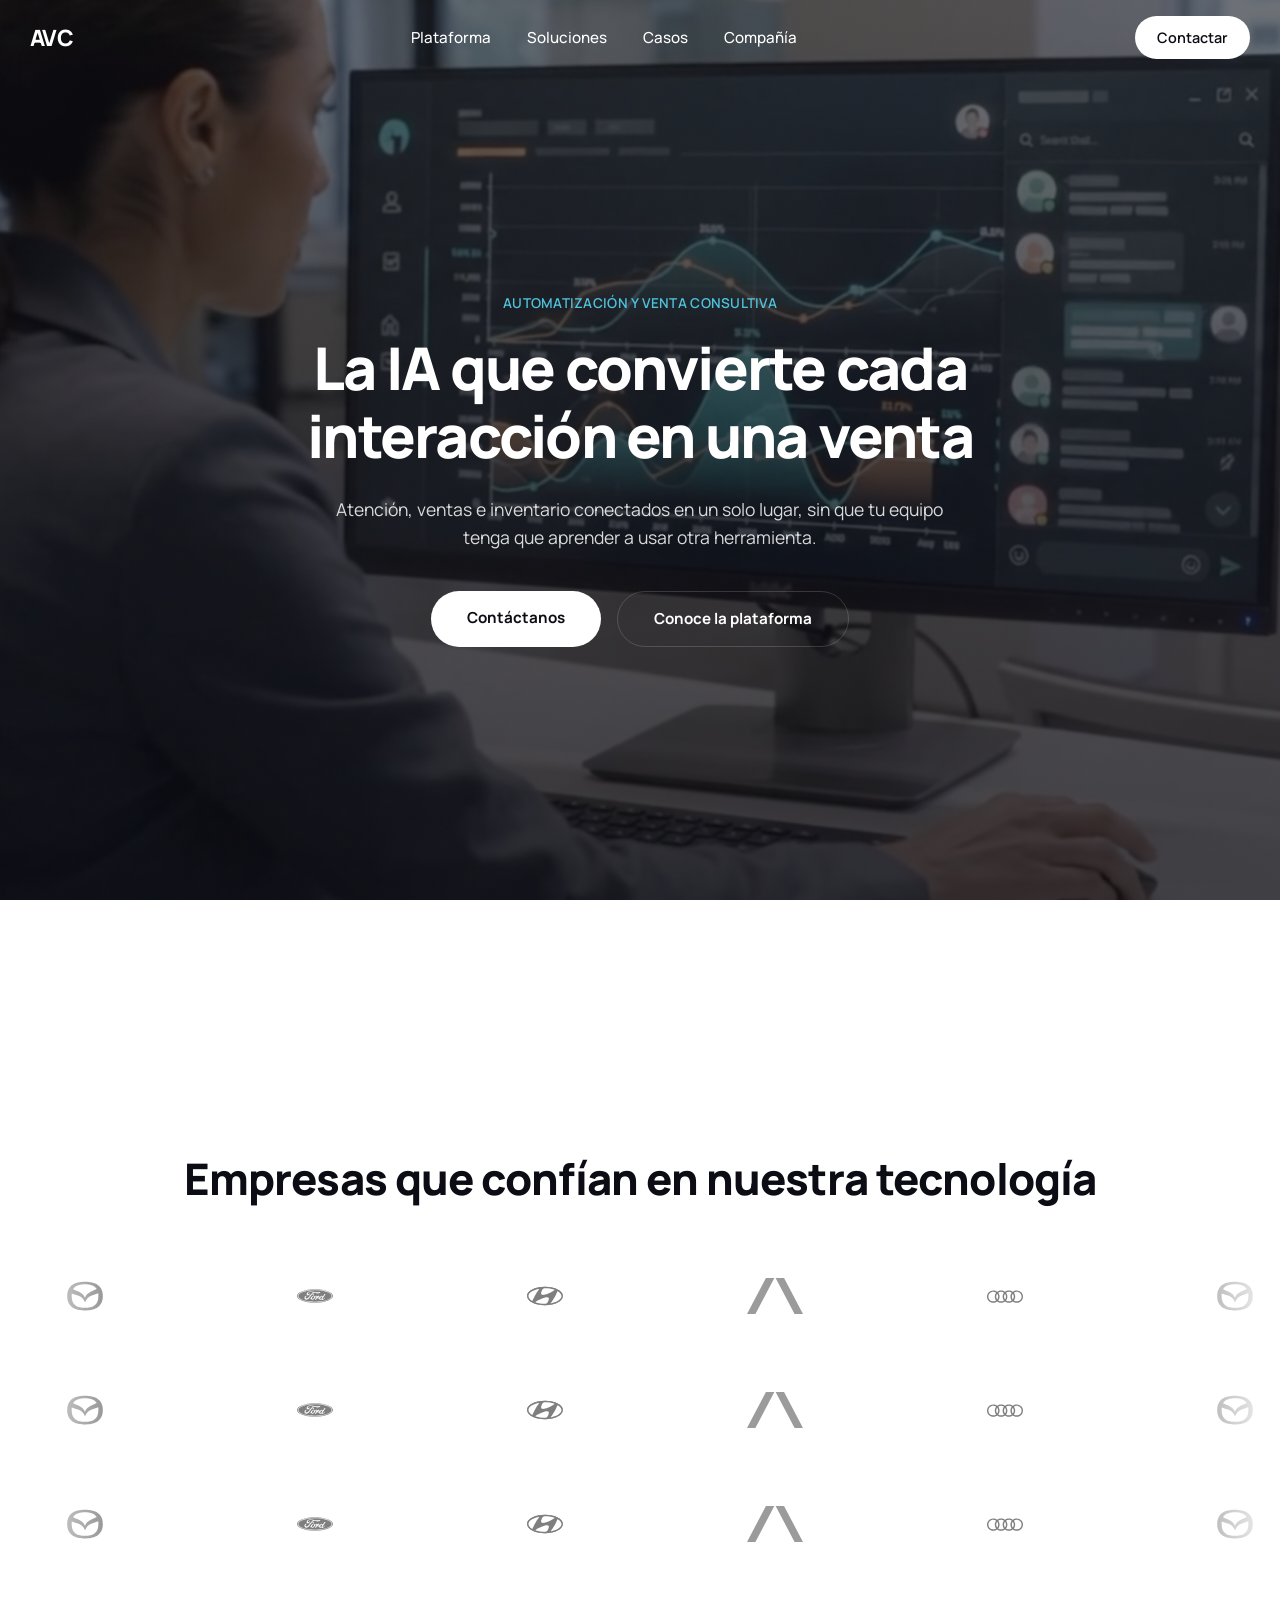
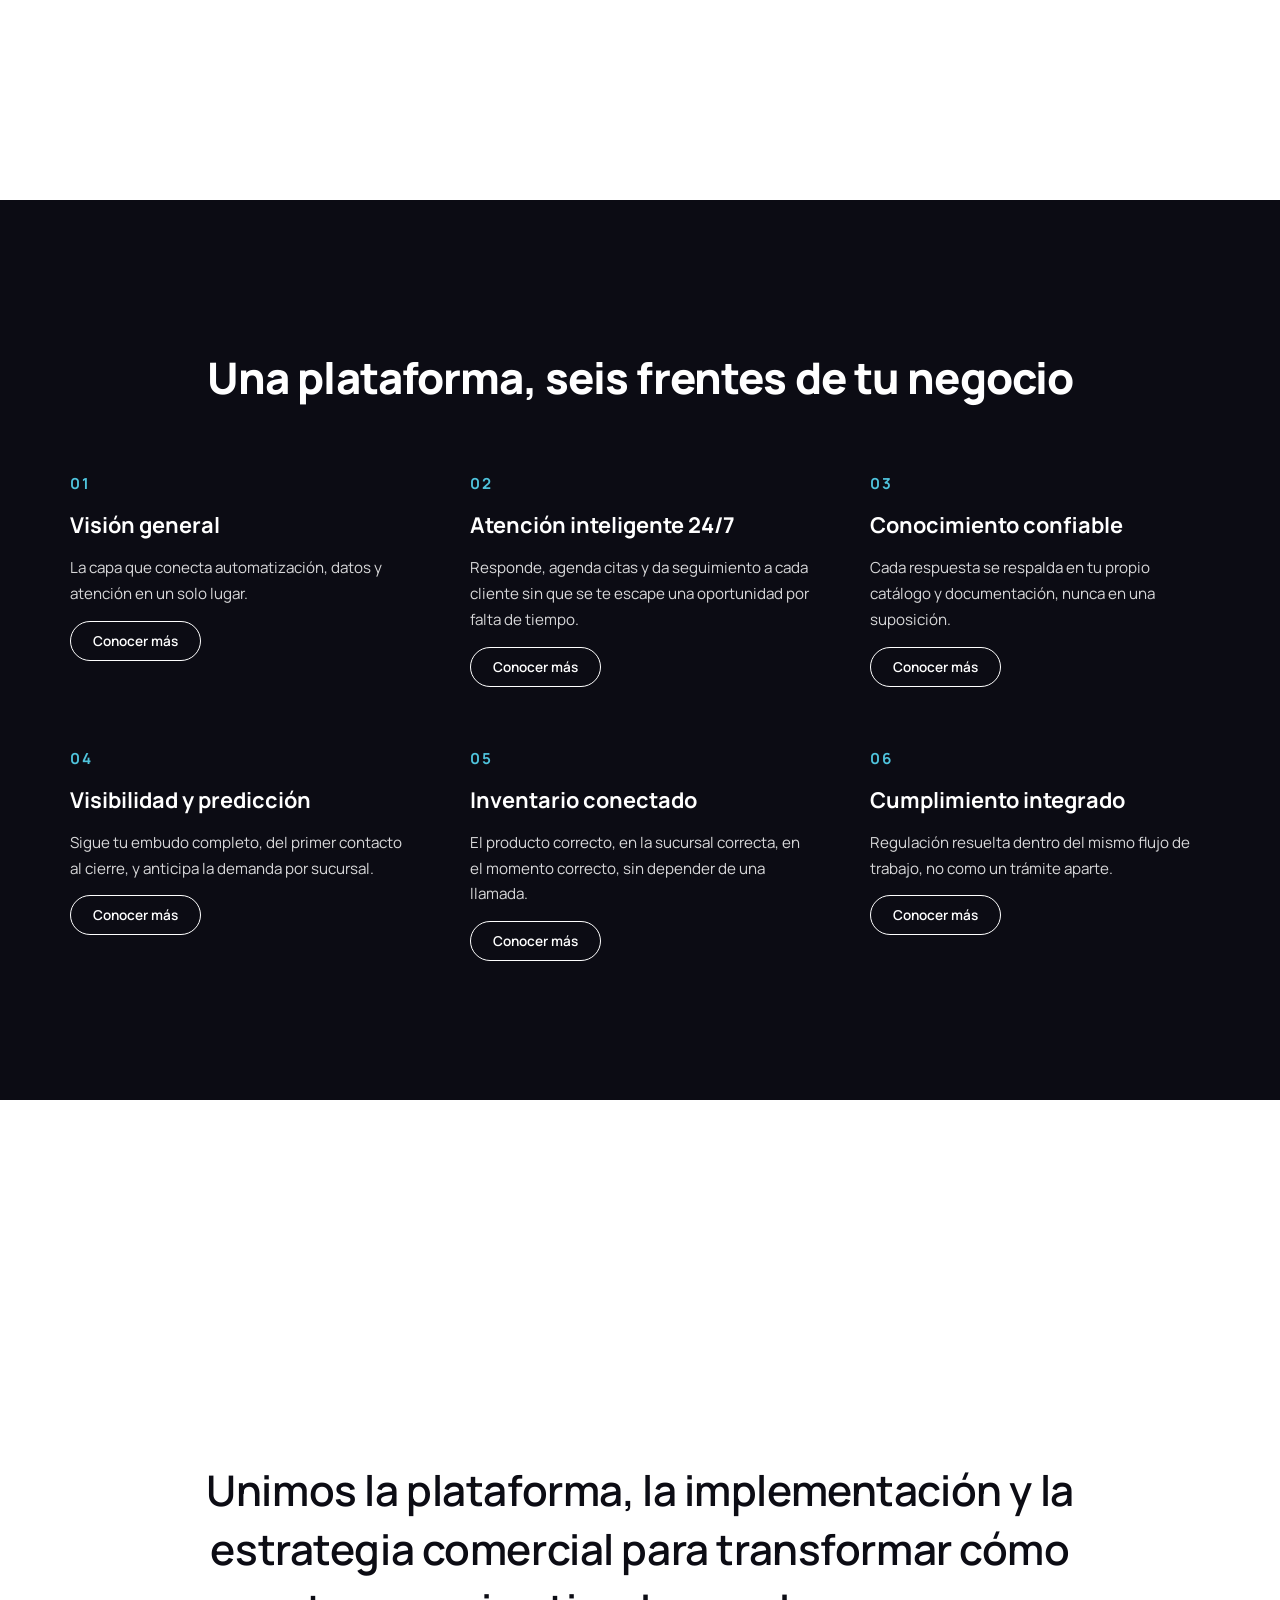
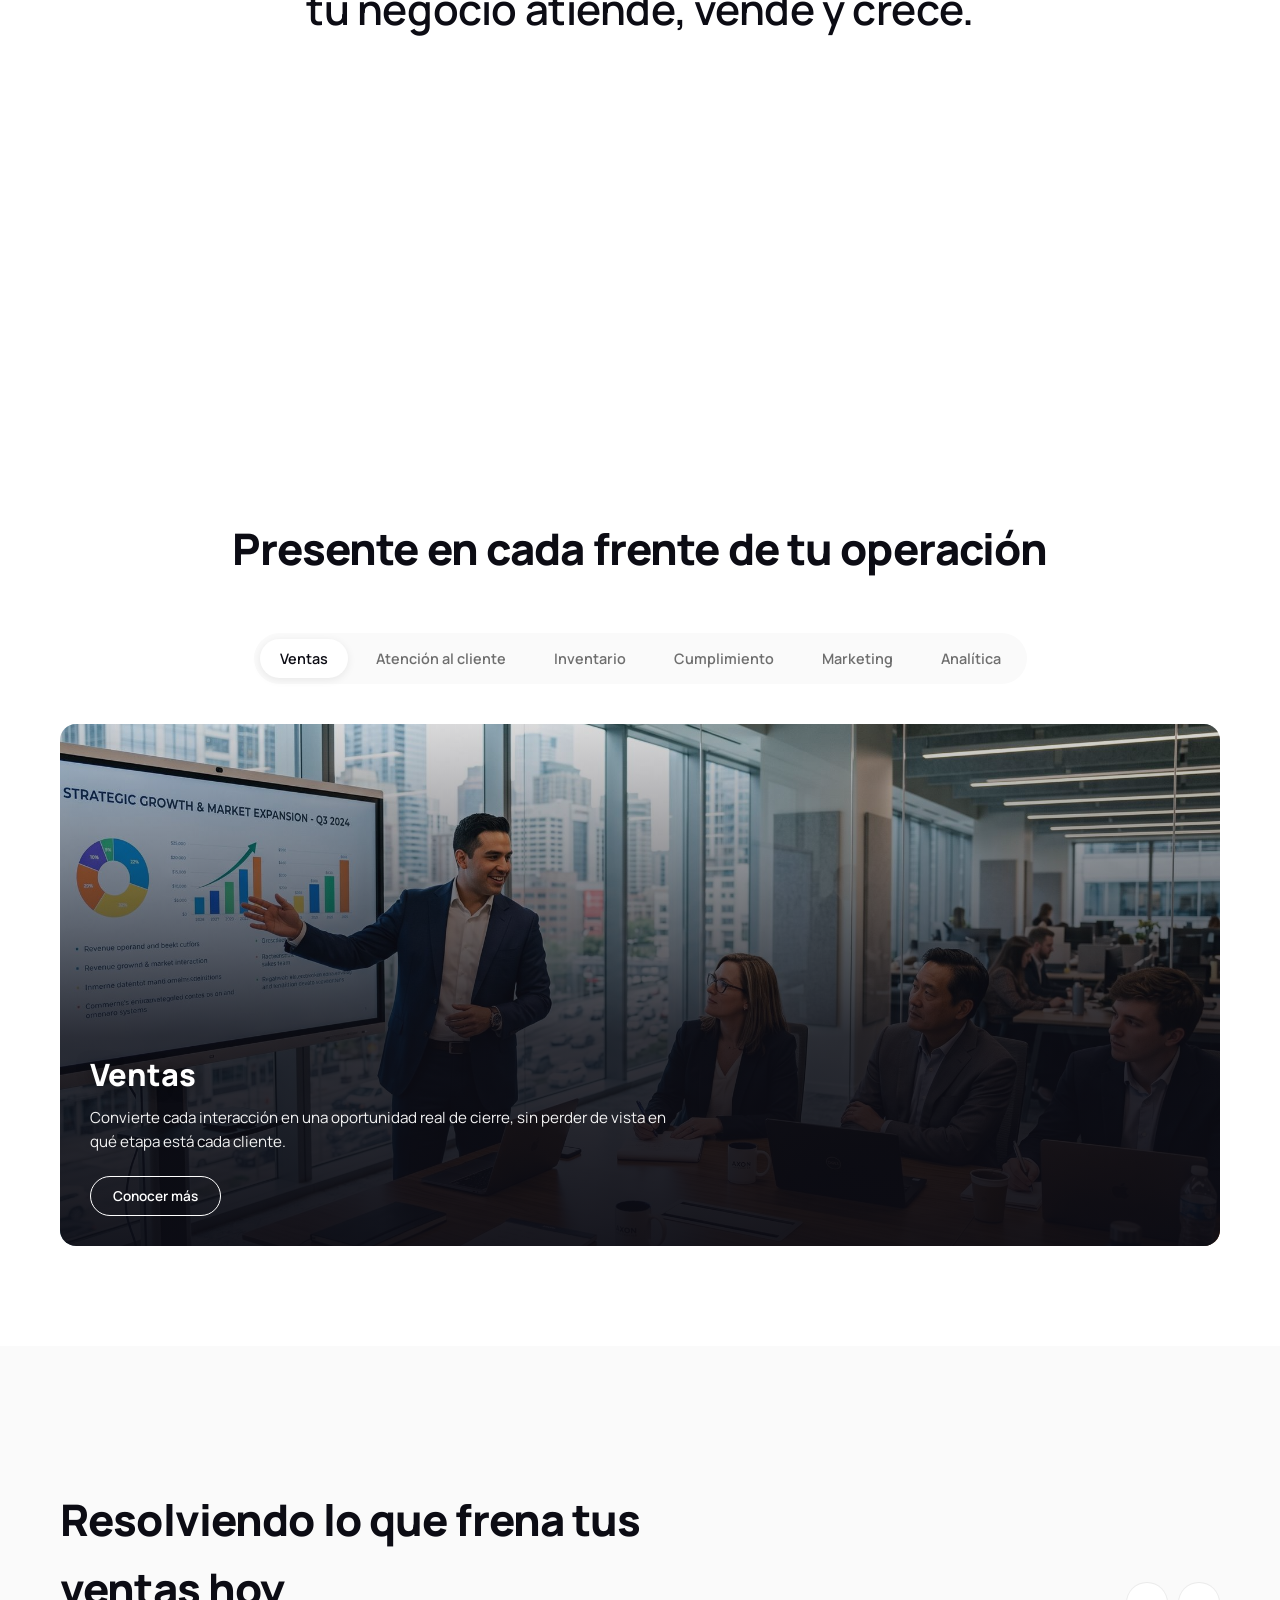
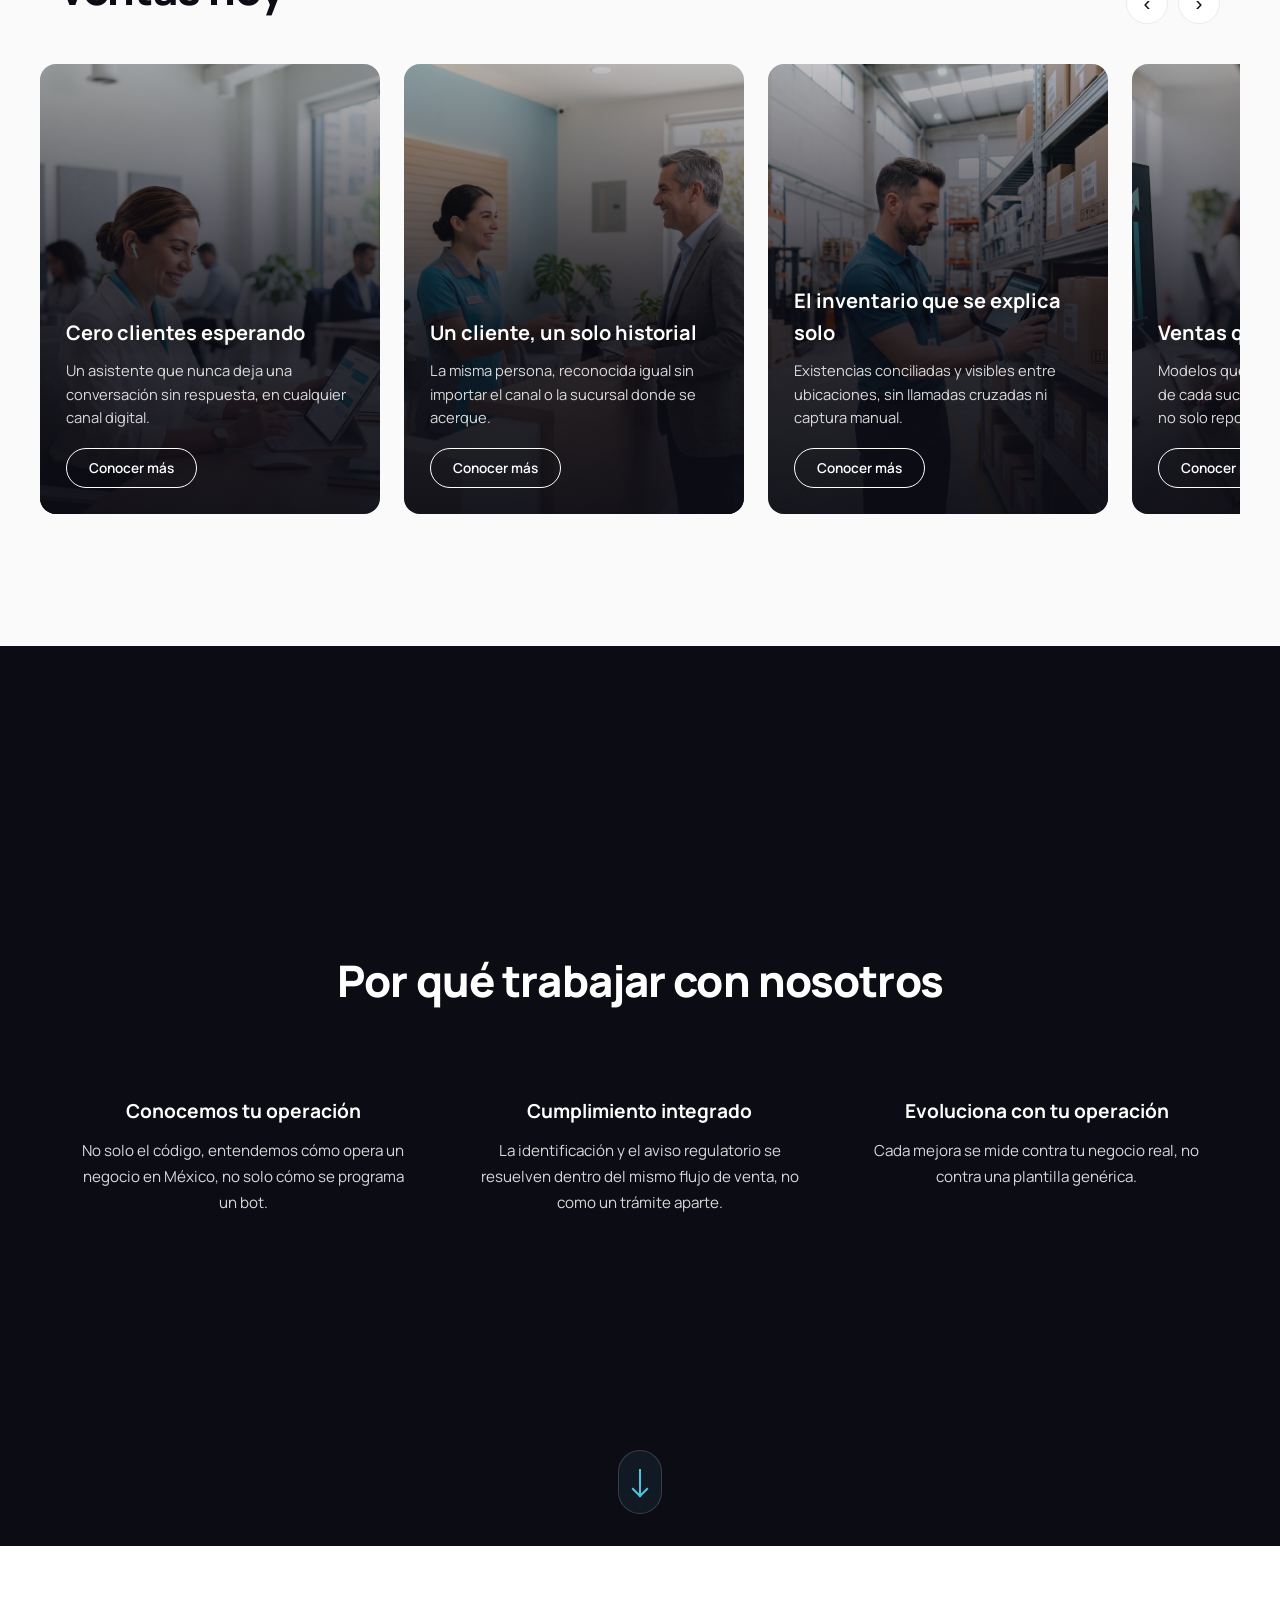
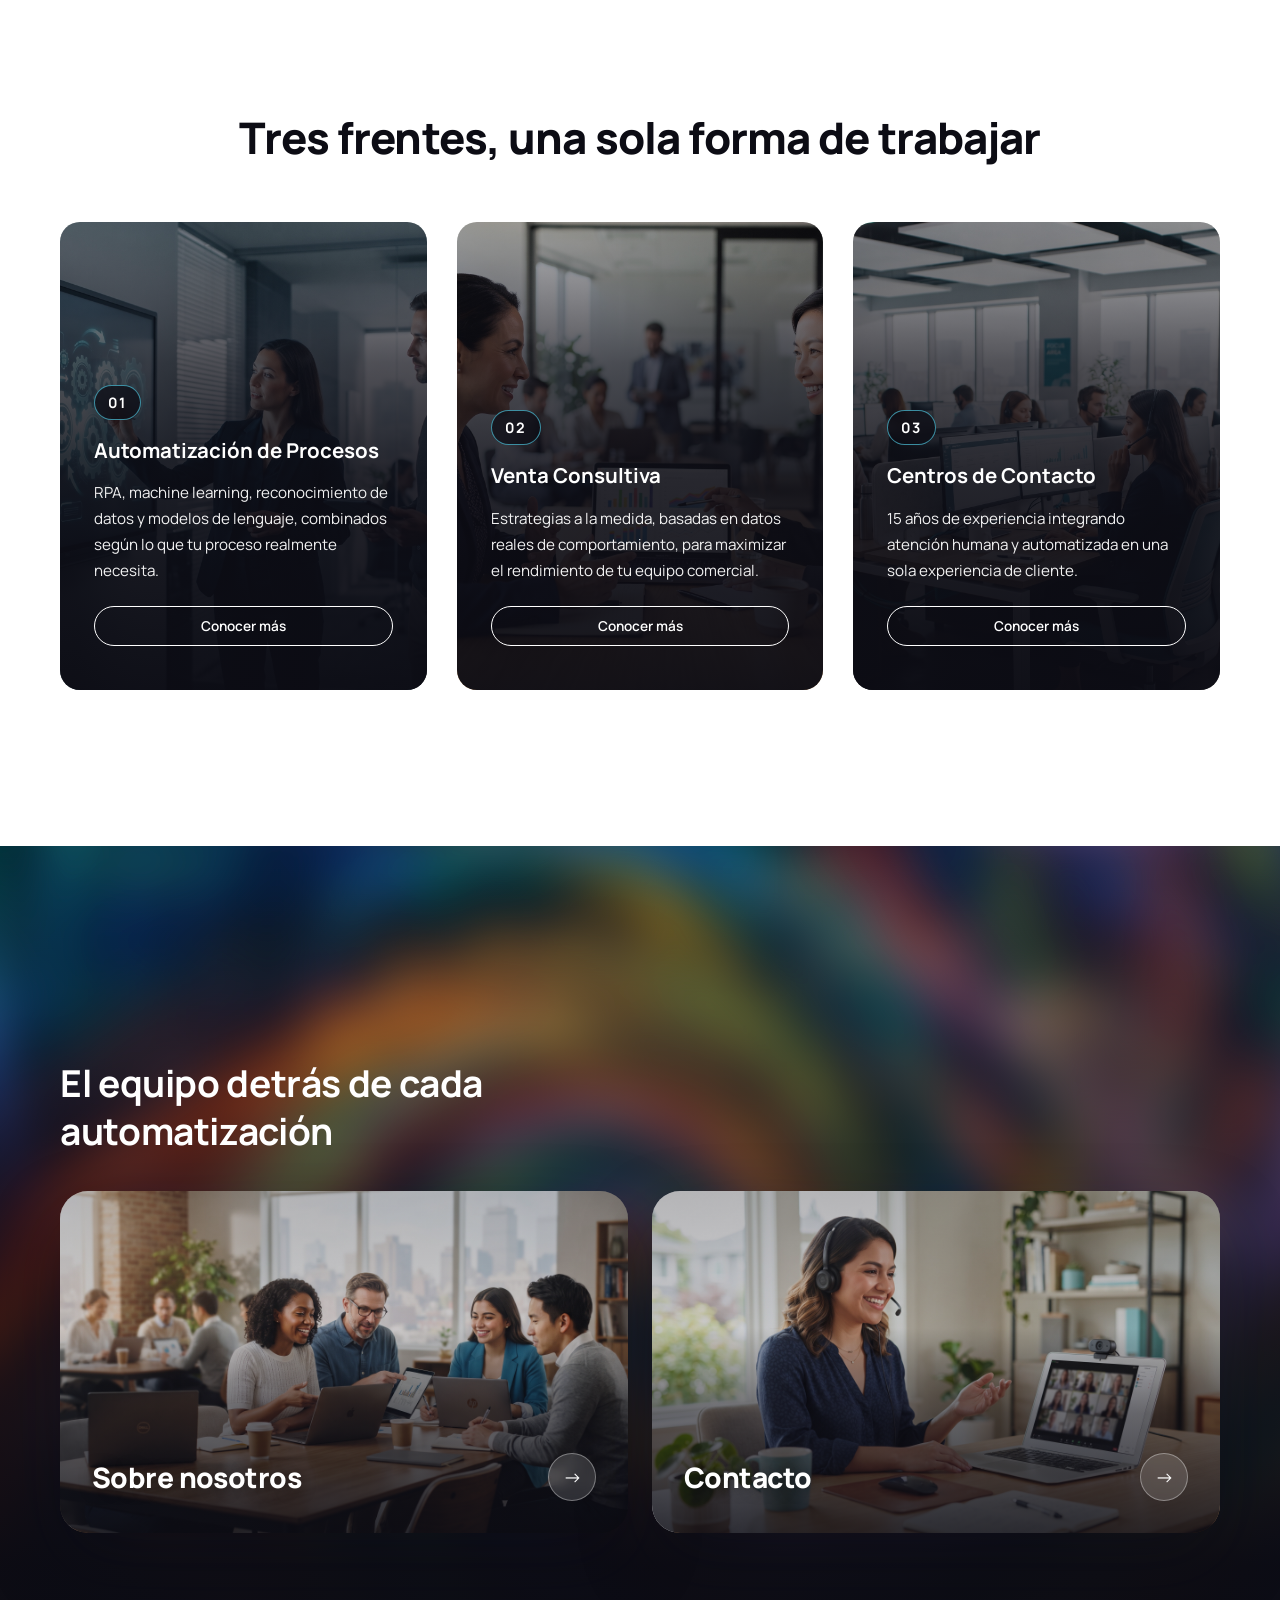
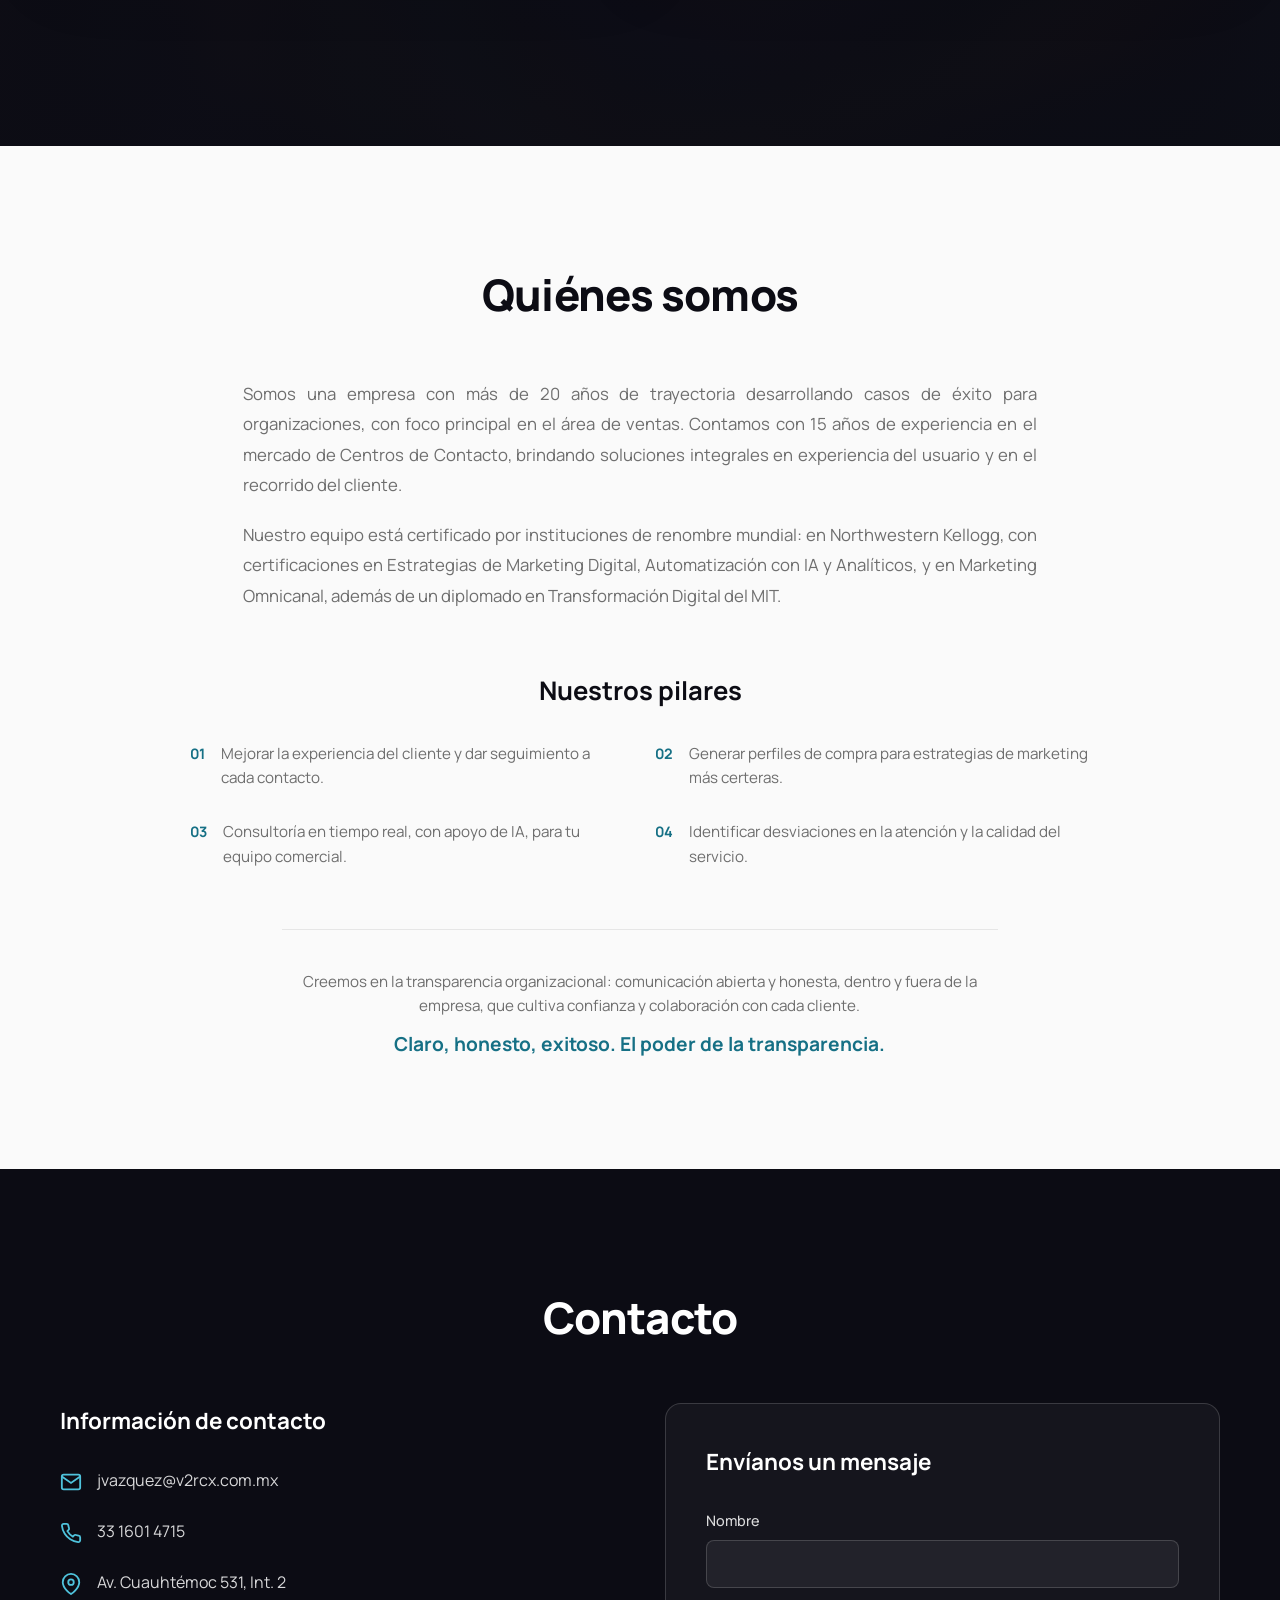
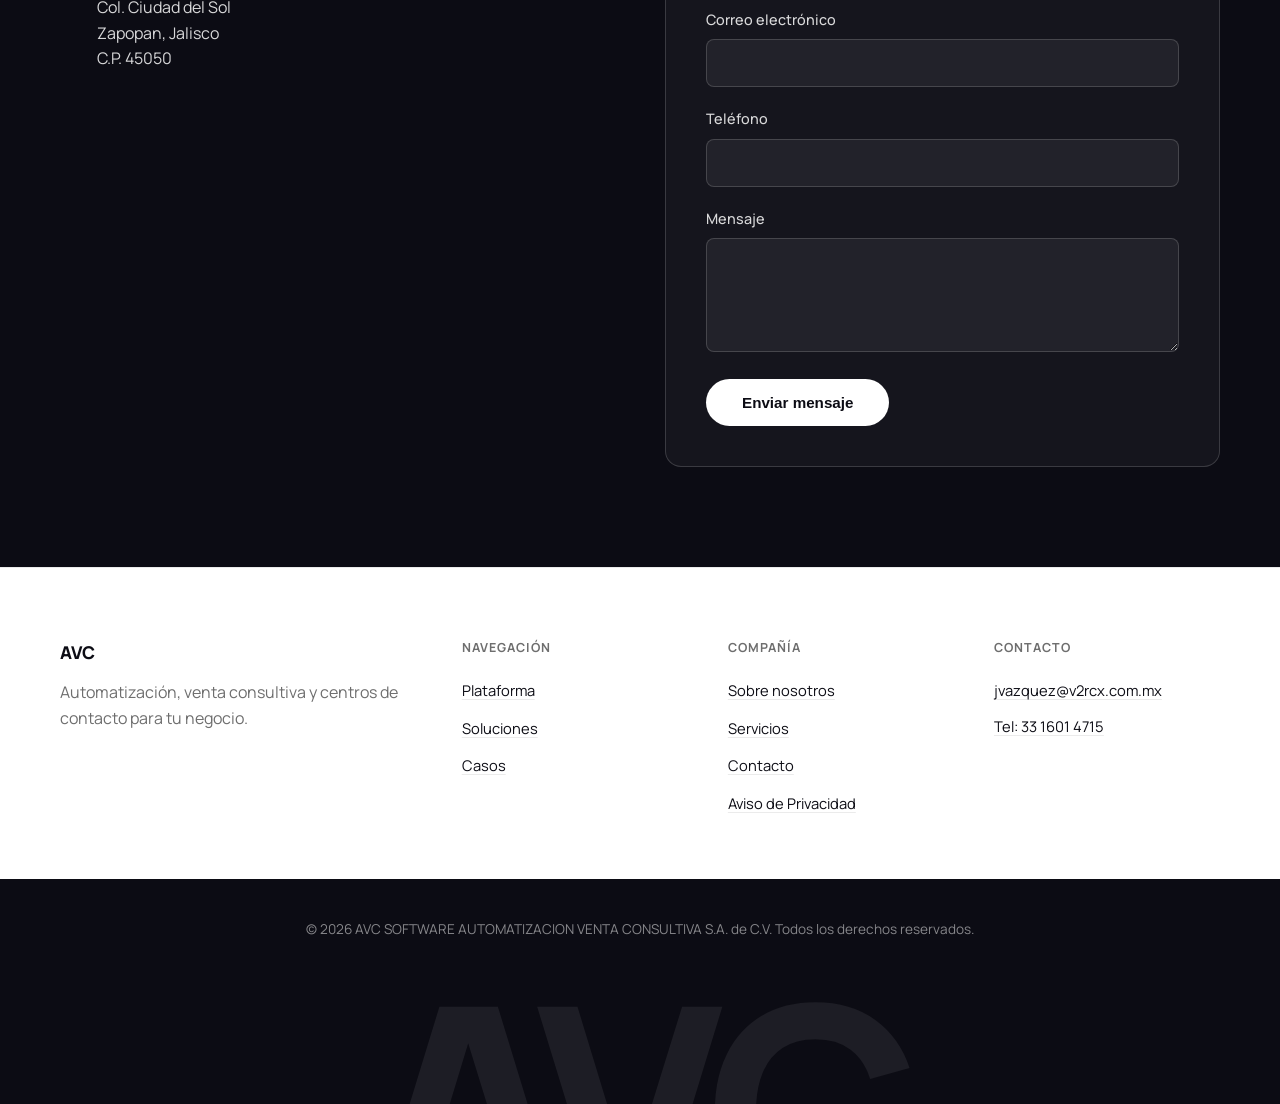
<file: index.html>
<!DOCTYPE html>
<!--
    /assets/hero-video.mp4              video de fondo del hero (loop, sin audio)
    /assets/hero-poster.jpg              imagen de respaldo del hero antes de que cargue el video
    /assets/logos/logo-1.svg ... logo-8.svg   logos de clientes/marcas para la marquesina
    /assets/casos/caso-1.jpg ... caso-4.jpg   fotos de fondo de cada tarjeta de "Casos"
    /assets/nav/plataforma-preview.jpg  imagen de preview del menú "Plataforma"
    /assets/nav/soluciones-preview.jpg  imagen de preview del menú "Soluciones"
    /assets/rubros/ventas.jpg, atencion.jpg, inventario.jpg, cumplimiento.jpg, marketing.jpg, analitica.jpg
    /assets/servicios/automatizacion.jpg, venta-consultiva.jpg, centros-contacto.jpg  (opcional, si se agregan íconos/fotos)
    /assets/nosotros.jpg                 foto de fondo de "Sobre nosotros"
    /assets/contacto-bg.jpg              foto de fondo de la tarjeta de "Contacto" en hover
-->
<html lang="es">
<head>
    <meta charset="UTF-8">
    <meta name="viewport" content="width=device-width, initial-scale=1.0">
    <title>AVC Software S.A. de C.V.</title>
    <link rel="icon" type="image/svg+xml" href="assets/favicon.svg">
    <link rel="icon" type="image/png" sizes="32x32" href="assets/favicon-32.png">
    <link rel="apple-touch-icon" href="assets/apple-touch-icon.png">
    <link rel="stylesheet" href="styles.css">
    <link rel="preconnect" href="https://fonts.googleapis.com">
    <link href="https://fonts.googleapis.com/css2?family=Manrope:wght@300;400;500;600;700;800&display=swap" rel="stylesheet">
</head>
<body>
    <!-- Header -->
    <header class="header">
        <nav class="nav">
            <div class="logo">
                <a href="#inicio">AVC</a>
            </div>
            <ul class="nav-links">
                <li class="nav-item has-mega">
                    <a href="#plataforma-anchor">Plataforma</a>
                    <div class="mega-menu mega-menu-full">
                        <div class="mega-inner">
                            <div class="mega-intro">
                                <p class="mega-eyebrow">Plataforma</p>
                                <h4>Una plataforma, seis frentes de tu negocio</h4>
                                <p class="mega-intro-text">Atención, ventas e inventario conectados en un solo lugar.</p>
                                <a class="mega-all" href="#plataforma-anchor">Ver la plataforma <span aria-hidden="true">&rarr;</span></a>
                            </div>
                            <div class="mega-links" style="--mc:3">
                                <a class="mega-link" href="#plataforma-vision" data-modal="plataforma-vision">
                                    <span class="mega-link-title">Visión general</span>
                                    <span class="mega-link-sub">La capa que conecta atención, ventas e inventario</span>
                                    </a>
                                <a class="mega-link" href="#plataforma-atencion" data-modal="plataforma-atencion">
                                    <span class="mega-link-title">Atención inteligente</span>
                                    <span class="mega-link-sub">Conversaciones que nunca dejan esperando a un cliente</span>
                                    </a>
                                <a class="mega-link" href="#plataforma-conocimiento" data-modal="plataforma-conocimiento">
                                    <span class="mega-link-title">Conocimiento confiable</span>
                                    <span class="mega-link-sub">Respuestas respaldadas en tu propio catálogo</span>
                                    </a>
                                <a class="mega-link" href="#plataforma-visibilidad" data-modal="plataforma-visibilidad">
                                    <span class="mega-link-title">Visibilidad y predicción</span>
                                    <span class="mega-link-sub">Tu embudo completo, con anticipación de demanda</span>
                                    </a>
                                <a class="mega-link" href="#plataforma-inventario" data-modal="plataforma-inventario">
                                    <span class="mega-link-title">Inventario conectado</span>
                                    <span class="mega-link-sub">El producto correcto, en el lugar correcto</span>
                                    </a>
                                <a class="mega-link" href="#plataforma-cumplimiento" data-modal="plataforma-cumplimiento">
                                    <span class="mega-link-title">Cumplimiento integrado</span>
                                    <span class="mega-link-sub">Regulación resuelta dentro del mismo flujo</span>
                                    </a>
                            </div>
                        </div>
                    </div>
                </li>
                <li class="nav-item has-mega">
                    <a href="#rubros-anchor">Soluciones</a>
                    <div class="mega-menu mega-menu-full">
                        <div class="mega-inner">
                            <div class="mega-intro">
                                <p class="mega-eyebrow">Soluciones</p>
                                <h4>Presente en cada frente de tu operación</h4>
                                <p class="mega-intro-text">Ventas, atención, inventario y más: cada frente con su propia solución.</p>
                                <a class="mega-all" href="#rubros-anchor">Ver las soluciones <span aria-hidden="true">&rarr;</span></a>
                            </div>
                            <div class="mega-links" style="--mc:3">
                                <a class="mega-link" href="#rubros-anchor" data-rubro="ventas">
                                    <span class="mega-link-title">Ventas</span>
                                    <span class="mega-link-sub">Convierte cada conversación en una oportunidad</span>
                                    </a>
                                <a class="mega-link" href="#rubros-anchor" data-rubro="atencion">
                                    <span class="mega-link-title">Atención al cliente</span>
                                    <span class="mega-link-sub">Respuestas rápidas, sin perder el toque humano</span>
                                    </a>
                                <a class="mega-link" href="#rubros-anchor" data-rubro="marketing">
                                    <span class="mega-link-title">Marketing</span>
                                    <span class="mega-link-sub">Campañas que llegan a quien de verdad importa</span>
                                    </a>
                                <a class="mega-link" href="#rubros-anchor" data-rubro="inventario">
                                    <span class="mega-link-title">Inventario</span>
                                    <span class="mega-link-sub">Visibilidad total entre ubicaciones</span>
                                    </a>
                                <a class="mega-link" href="#rubros-anchor" data-rubro="cumplimiento">
                                    <span class="mega-link-title">Cumplimiento</span>
                                    <span class="mega-link-sub">Operación regulada sin fricción</span>
                                    </a>
                                <a class="mega-link" href="#rubros-anchor" data-rubro="analitica">
                                    <span class="mega-link-title">Analítica</span>
                                    <span class="mega-link-sub">Decisiones con datos, no con corazonadas</span>
                                    </a>
                            </div>
                        </div>
                    </div>
                </li>
                <li class="nav-item has-mega">
                    <a href="#casos-anchor">Casos</a>
                    <div class="mega-menu mega-menu-full">
                        <div class="mega-inner">
                            <div class="mega-intro">
                                <p class="mega-eyebrow">Casos</p>
                                <h4>Resolviendo lo que frena tus ventas hoy</h4>
                                <p class="mega-intro-text">Situaciones reales de venta y atención, y cómo las resolvemos.</p>
                                <a class="mega-all" href="#casos-anchor">Ver los casos <span aria-hidden="true">&rarr;</span></a>
                            </div>
                            <div class="mega-links" style="--mc:2">
                                <a class="mega-link" href="#casos-anchor" data-modal="caso-1">
                                    <span class="mega-link-title">Cero clientes esperando</span>
                                    <span class="mega-link-sub">Conversaciones siempre con respuesta, en cualquier canal</span>
                                    </a>
                                <a class="mega-link" href="#casos-anchor" data-modal="caso-2">
                                    <span class="mega-link-title">Un cliente, un solo historial</span>
                                    <span class="mega-link-sub">La misma persona, reconocida en todos los canales</span>
                                    </a>
                                <a class="mega-link" href="#casos-anchor" data-modal="caso-3">
                                    <span class="mega-link-title">El inventario que se explica solo</span>
                                    <span class="mega-link-sub">Existencias visibles entre ubicaciones</span>
                                    </a>
                                <a class="mega-link" href="#casos-anchor" data-modal="caso-4">
                                    <span class="mega-link-title">Ventas que se anticipan</span>
                                    <span class="mega-link-sub">Modelos que aprenden del histórico de cada sucursal</span>
                                    </a>
                            </div>
                        </div>
                    </div>
                </li>
                <li class="nav-item has-mega">
                    <a href="#compania-anchor">Compañía</a>
                    <div class="mega-menu mega-menu-simple">
                        <div class="mega-columns">
                            <div class="mega-col">
                                <a class="mega-link" href="#servicios-anchor">
                                    <span class="mega-link-title">Valor y servicios</span>
                                    <span class="mega-link-sub">Automatización, venta consultiva y centros de contacto</span>
                                </a>
                                <a class="mega-link" href="#nosotros-anchor">
                                    <span class="mega-link-title">Sobre nosotros</span>
                                    <span class="mega-link-sub">Trayectoria, certificaciones y forma de trabajar</span>
                                </a>
                                <a class="mega-link" href="#contacto-anchor">
                                    <span class="mega-link-title">Contacto</span>
                                    <span class="mega-link-sub">Escríbenos o agenda una llamada</span>
                                </a>
                                <a class="mega-link" href="aviso-privacidad.html">
                                    <span class="mega-link-title">Aviso de Privacidad</span>
                                </a>
                            </div>
                        </div>
                        <div class="mega-preview">
                            <div class="mega-preview-wordmark">
                                <span class="mega-wordmark">AVC</span>
                            </div>
                        </div>
                    </div>
                </li>
                <li class="nav-mobile-cta"><a href="#contacto-anchor">Contactar</a></li>
            </ul>
            <a href="#contacto-anchor" class="nav-cta">Contactar</a>
            <button class="mobile-menu-btn" aria-label="Menu">
                <span></span>
                <span></span>
                <span></span>
            </button>
        </nav>
    </header>

    <!-- Hero Section -->
    <section id="inicio" class="hero-v2" data-nav-theme="dark">
        <div class="hero-video-wrap">
            <video class="hero-video" autoplay muted loop playsinline poster="assets/hero-poster.jpg">
                <source src="assets/hero-video.mp4" type="video/mp4">
            </video>
            <div class="hero-mask"></div>
        </div>
        <div class="hero-v2-content">
            <p class="hero-eyebrow">Automatización y venta consultiva</p>
            <h1>La IA que convierte cada<br>interacción en una venta</h1>
            <p class="hero-sub">Atención, ventas e inventario conectados en un solo lugar, sin que tu equipo tenga que aprender a usar otra herramienta.</p>
            <div class="hero-cta-group">
                <a href="#contacto" class="btn-primary">Contáctanos</a>
                <a href="#plataforma" class="btn-secondary">Conoce la plataforma</a>
            </div>
        </div>
        <!-- Celular: indicador de deslizar (en lugar del mouse con rueda) -->
        <div class="swipe-cue" aria-hidden="true"><span></span></div>
    </section>

    <!-- Logos marquee -->
    <section class="trust-bar" data-nav-theme="light">
        <div class="container">
            <h2 class="section-title-center">Empresas que confían en nuestra tecnología</h2>
        </div>
        <div class="logos-marquee-stack">
            <div class="logos-marquee">
                <div class="logos-track" id="logosTrack1"></div>
            </div>
            <div class="logos-marquee">
                <div class="logos-track logos-track-reverse" id="logosTrack2"></div>
            </div>
            <div class="logos-marquee">
                <div class="logos-track" id="logosTrack3"></div>
            </div>
        </div>
    </section>

    <!-- Plataforma Section -->
    <section id="plataforma" class="plataforma" data-nav-theme="dark">
        <div class="container">
            <span id="plataforma-anchor" class="section-eyebrow"></span>
            <h2 class="section-title-center-light">Una plataforma, seis frentes de tu negocio</h2>
            <div class="plataforma-grid">
                <div class="plataforma-card" id="plataforma-vision">
                    <span class="plataforma-number">01</span>
                    <h3>Visión general</h3>
                    <p>La capa que conecta automatización, datos y atención en un solo lugar.</p>
                    <button class="btn-conoce" data-modal="plataforma-vision">Conocer más</button>
                </div>
                <div class="plataforma-card" id="plataforma-atencion">
                    <span class="plataforma-number">02</span>
                    <h3>Atención inteligente 24/7</h3>
                    <p>Responde, agenda citas y da seguimiento a cada cliente sin que se te escape una oportunidad por falta de tiempo.</p>
                    <button class="btn-conoce" data-modal="plataforma-atencion">Conocer más</button>
                </div>
                <div class="plataforma-card" id="plataforma-conocimiento">
                    <span class="plataforma-number">03</span>
                    <h3>Conocimiento confiable</h3>
                    <p>Cada respuesta se respalda en tu propio catálogo y documentación, nunca en una suposición.</p>
                    <button class="btn-conoce" data-modal="plataforma-conocimiento">Conocer más</button>
                </div>
                <div class="plataforma-card" id="plataforma-visibilidad">
                    <span class="plataforma-number">04</span>
                    <h3>Visibilidad y predicción</h3>
                    <p>Sigue tu embudo completo, del primer contacto al cierre, y anticipa la demanda por sucursal.</p>
                    <button class="btn-conoce" data-modal="plataforma-visibilidad">Conocer más</button>
                </div>
                <div class="plataforma-card" id="plataforma-inventario">
                    <span class="plataforma-number">05</span>
                    <h3>Inventario conectado</h3>
                    <p>El producto correcto, en la sucursal correcta, en el momento correcto, sin depender de una llamada.</p>
                    <button class="btn-conoce" data-modal="plataforma-inventario">Conocer más</button>
                </div>
                <div class="plataforma-card" id="plataforma-cumplimiento">
                    <span class="plataforma-number">06</span>
                    <h3>Cumplimiento integrado</h3>
                    <p>Regulación resuelta dentro del mismo flujo de trabajo, no como un trámite aparte.</p>
                    <button class="btn-conoce" data-modal="plataforma-cumplimiento">Conocer más</button>
                </div>
            </div>
            <div class="plataforma-detail" id="plataformaDetail">
                <button class="plataforma-detail-close" id="plataformaDetailClose" aria-label="Cerrar">&times;</button>
                <span class="plataforma-detail-eyebrow">Plataforma</span>
                <h3 class="plataforma-detail-title" id="plataformaDetailTitle"></h3>
                <div class="plataforma-detail-body" id="plataformaDetailBody"></div>
                <button type="button" class="btn-close-bottom" data-close="plataforma">Cerrar</button>
            </div>
        </div>
    </section>

    <!-- Divider quote -->
    <section class="divider-quote" data-nav-theme="light">
        <div class="container">
            <p>Unimos la plataforma, la implementación y la estrategia comercial para transformar cómo tu negocio atiende, vende y crece.</p>
        </div>
    </section>

    <!-- Rubros Section (tabs con imagen que cambia) -->
    <section id="rubros" class="rubros" data-nav-theme="light">
        <div class="container">
            <span id="rubros-anchor" class="section-eyebrow"></span>
            <h2 class="section-title-center">Presente en cada frente de tu operación</h2>
            <div class="rubros-tabs" id="rubrosTabs">
                <button class="rubro-tab active" data-rubro="ventas">Ventas</button>
                <button class="rubro-tab" data-rubro="atencion">Atención al cliente</button>
                <button class="rubro-tab" data-rubro="inventario">Inventario</button>
                <button class="rubro-tab" data-rubro="cumplimiento">Cumplimiento</button>
                <button class="rubro-tab" data-rubro="marketing">Marketing</button>
                <button class="rubro-tab" data-rubro="analitica">Analítica</button>
            </div>
            <div class="rubros-panel" id="rubrosPanel">
                <div class="rubro-image" id="rubroImage" style="background-image:url('assets/rubros/ventas.jpg')"></div>
                <div class="rubro-caption">
                    <span class="rubro-label" id="rubroLabel">Ventas</span>
                    <p class="rubro-desc" id="rubroDesc">Convierte cada interacción en una oportunidad real de cierre, sin perder de vista en qué etapa está cada cliente.</p>
                    <button class="btn-conoce" id="rubroModalBtn" data-modal="rubro-ventas">Conocer más</button>
                </div>
                <div class="rubro-detail" id="rubroDetail">
                    <button class="rubro-detail-close" id="rubroDetailClose" aria-label="Cerrar">&times;</button>
                    <h3 class="rubro-detail-title" id="rubroDetailTitle"></h3>
                    <div class="rubro-detail-body" id="rubroDetailBody"></div>
                    <button type="button" class="btn-close-bottom" data-close="rubro">Cerrar</button>
                </div>
            </div>
        </div>
    </section>

    <!-- Casos Section -->
    <section id="casos" class="casos" data-nav-theme="light">
        <div class="container">
            <span id="casos-anchor" class="section-eyebrow"></span>
            <div class="casos-header">
                <h2 class="casos-title">Resolviendo lo que frena tus ventas hoy</h2>
                <div class="carousel-arrows">
                    <button class="carousel-arrow" id="casosPrev" aria-label="Anterior">‹</button>
                    <button class="carousel-arrow" id="casosNext" aria-label="Siguiente">›</button>
                </div>
            </div>
        </div>
        <div class="casos-carousel-wrap">
            <div class="casos-carousel" id="casosCarousel">
                <div class="caso-slide" data-caso="1">
                    <div class="caso-slide-image" style="background-image:url('assets/casos/caso-1.jpg')"></div>
                    <div class="caso-slide-text">
                        <div class="caso-slide-default">
                            <h3>Cero clientes esperando</h3>
                            <p class="caso-hook">Un asistente que nunca deja una conversación sin respuesta, en cualquier canal digital.</p>
                            <button class="btn-conoce" data-modal="caso-1">Conocer más</button>
                        </div>
                        <div class="caso-slide-detail">
                            <button class="caso-detail-close" aria-label="Cerrar">&times;</button>
                            <div class="caso-detail-body"></div>
                        </div>
                    </div>
                </div>
                <div class="caso-slide" data-caso="2">
                    <div class="caso-slide-image" style="background-image:url('assets/casos/caso-2.jpg')"></div>
                    <div class="caso-slide-text">
                        <div class="caso-slide-default">
                            <h3>Un cliente, un solo historial</h3>
                            <p class="caso-hook">La misma persona, reconocida igual sin importar el canal o la sucursal donde se acerque.</p>
                            <button class="btn-conoce" data-modal="caso-2">Conocer más</button>
                        </div>
                        <div class="caso-slide-detail">
                            <button class="caso-detail-close" aria-label="Cerrar">&times;</button>
                            <div class="caso-detail-body"></div>
                        </div>
                    </div>
                </div>
                <div class="caso-slide" data-caso="3">
                    <div class="caso-slide-image" style="background-image:url('assets/casos/caso-3.jpg')"></div>
                    <div class="caso-slide-text">
                        <div class="caso-slide-default">
                            <h3>El inventario que se explica solo</h3>
                            <p class="caso-hook">Existencias conciliadas y visibles entre ubicaciones, sin llamadas cruzadas ni captura manual.</p>
                            <button class="btn-conoce" data-modal="caso-3">Conocer más</button>
                        </div>
                        <div class="caso-slide-detail">
                            <button class="caso-detail-close" aria-label="Cerrar">&times;</button>
                            <div class="caso-detail-body"></div>
                        </div>
                    </div>
                </div>
                <div class="caso-slide" data-caso="4">
                    <div class="caso-slide-image" style="background-image:url('assets/casos/caso-4.jpg')"></div>
                    <div class="caso-slide-text">
                        <div class="caso-slide-default">
                            <h3>Ventas que se anticipan</h3>
                            <p class="caso-hook">Modelos que aprenden del histórico real de cada sucursal para anticipar qué viene, no solo reportarlo.</p>
                            <button class="btn-conoce" data-modal="caso-4">Conocer más</button>
                        </div>
                        <div class="caso-slide-detail">
                            <button class="caso-detail-close" aria-label="Cerrar">&times;</button>
                            <div class="caso-detail-body"></div>
                        </div>
                    </div>
                </div>
            </div>
        </div>
        <!-- Celular: el caso se lee en un panel con el texto completo, no dentro de la tarjeta del carrusel -->
        <div class="container caso-panel" id="casoPanel" hidden>
            <div class="caso-panel-card">
                <div class="caso-panel-img" id="casoPanelImg" role="img" aria-hidden="true"></div>
                <button class="caso-panel-x" id="casoPanelX" type="button" aria-label="Cerrar">&times;</button>
                <div class="caso-panel-text">
                    <h3 id="casoPanelTitle"></h3>
                    <div class="caso-panel-body" id="casoPanelBody"></div>
                    <button type="button" class="btn-close-bottom" data-close="caso-panel">Cerrar</button>
                </div>
            </div>
        </div>
    </section>

    <!-- Diferenciadores Section -->
    <section id="servicios-anchor" class="diferenciadores" data-nav-theme="dark">
        <div class="lattice-bg" aria-hidden="true"></div>
        <div class="container">
            <h2 class="section-title-center">Por qué trabajar con nosotros</h2>
            <div class="diferenciadores-grid">
                <div class="diferenciador-item">
                    <h3>Conocemos tu operación</h3>
                    <p>No solo el código, entendemos cómo opera un negocio en México, no solo cómo se programa un bot.</p>
                </div>
                <div class="diferenciador-item">
                    <h3>Cumplimiento integrado</h3>
                    <p>La identificación y el aviso regulatorio se resuelven dentro del mismo flujo de venta, no como un trámite aparte.</p>
                </div>
                <div class="diferenciador-item">
                    <h3>Evoluciona con tu operación</h3>
                    <p>Cada mejora se mide contra tu negocio real, no contra una plantilla genérica.</p>
                </div>
            </div>
        </div>
        <a href="#servicios" class="scroll-cue" aria-label="Ir a la sección de Servicios">
            <span class="scroll-cue-arrow" aria-hidden="true"></span>
        </a>
    </section>

    <!-- Servicios Section -->
    <section id="servicios" class="servicios" data-nav-theme="light">
        <div class="container">
            <h2 class="section-title-center">Tres frentes, una sola forma de trabajar</h2>
            <div class="servicios-grid">
                <div class="servicio-card">
                    <div class="servicio-card-inner">
                        <div class="servicio-card-front" style="background-image:url('assets/servicios/automatizacion.jpg')">
                            <div class="servicio-card-content">
                                <span class="servicio-number">01</span>
                                <h3>Automatización de Procesos</h3>
                                <p>RPA, machine learning, reconocimiento de datos y modelos de lenguaje, combinados según lo que tu proceso realmente necesita.</p>
                                <button class="btn-conoce" data-modal="servicio-automatizacion">Conocer más</button>
                            </div>
                        </div>
                        <div class="servicio-card-back">
                            <div class="servicio-card-back-scroll">
                                <button class="servicio-back-close" aria-label="Cerrar">&times;</button>
                                <h3 class="servicio-back-title"></h3>
                                <div class="servicio-back-body"></div>
                            </div>
                        </div>
                    </div>
                </div>
                <div class="servicio-card">
                    <div class="servicio-card-inner">
                        <div class="servicio-card-front" style="background-image:url('assets/servicios/venta-consultiva.jpg')">
                            <div class="servicio-card-content">
                                <span class="servicio-number">02</span>
                                <h3>Venta Consultiva</h3>
                                <p>Estrategias a la medida, basadas en datos reales de comportamiento, para maximizar el rendimiento de tu equipo comercial.</p>
                                <button class="btn-conoce" data-modal="servicio-venta-consultiva">Conocer más</button>
                            </div>
                        </div>
                        <div class="servicio-card-back">
                            <div class="servicio-card-back-scroll">
                                <button class="servicio-back-close" aria-label="Cerrar">&times;</button>
                                <h3 class="servicio-back-title"></h3>
                                <div class="servicio-back-body"></div>
                            </div>
                        </div>
                    </div>
                </div>
                <div class="servicio-card">
                    <div class="servicio-card-inner">
                        <div class="servicio-card-front" style="background-image:url('assets/servicios/centros-contacto.jpg')">
                            <div class="servicio-card-content">
                                <span class="servicio-number">03</span>
                                <h3>Centros de Contacto</h3>
                                <p>15 años de experiencia integrando atención humana y automatizada en una sola experiencia de cliente.</p>
                                <button class="btn-conoce" data-modal="servicio-centros-contacto">Conocer más</button>
                            </div>
                        </div>
                        <div class="servicio-card-back">
                            <div class="servicio-card-back-scroll">
                                <button class="servicio-back-close" aria-label="Cerrar">&times;</button>
                                <h3 class="servicio-back-title"></h3>
                                <div class="servicio-back-body"></div>
                            </div>
                        </div>
                    </div>
                </div>
            </div>
        </div>
    </section>

    <!-- CTA hacia Sobre nosotros / Contacto (hover que agranda) -->
    <section id="compania-anchor" class="about-hover-section" data-nav-theme="dark">
        
        <div class="about-hover-bg" style="background-image:url('assets/about-hover-bg.jpg')"></div>
        <div class="container">
            <p class="about-hover-headline">El equipo detrás de cada automatización</p>
            <div class="about-hover-grid">
                <a href="#nosotros-anchor" class="about-hover-card" style="background-image:url('assets/nosotros.jpg')">
                    <span class="about-hover-eyebrow"></span>
                    <div class="about-hover-bottom">
                        <span class="about-hover-title">Sobre nosotros</span>
                        <span class="about-hover-arrow" aria-hidden="true">&rarr;</span>
                    </div>
                </a>
                <a href="#contacto-anchor" class="about-hover-card" style="background-image:url('assets/contacto-bg.jpg')">
                    <span class="about-hover-eyebrow"></span>
                    <div class="about-hover-bottom">
                        <span class="about-hover-title">Contacto</span>
                        <span class="about-hover-arrow" aria-hidden="true">&rarr;</span>
                    </div>
                </a>
            </div>
        </div>
    </section>

    <!-- Sobre Nosotros (contenido real) -->
    <section id="nosotros" class="nosotros" data-nav-theme="light">
        <div class="container">
            <span id="nosotros-anchor" class="section-eyebrow"></span>
            <h2 class="section-title-center">Quiénes somos</h2>
            <div class="nosotros-bio">
                <p>Somos una empresa con más de 20 años de trayectoria desarrollando casos de éxito para organizaciones, con foco principal en el área de ventas. Contamos con 15 años de experiencia en el mercado de Centros de Contacto, brindando soluciones integrales en experiencia del usuario y en el recorrido del cliente.</p>
                <p>Nuestro equipo está certificado por instituciones de renombre mundial: en Northwestern Kellogg, con certificaciones en Estrategias de Marketing Digital, Automatización con IA y Analíticos, y en Marketing Omnicanal, además de un diplomado en Transformación Digital del MIT.</p>
            </div>

            <h3 class="nosotros-pilares-title">Nuestros pilares</h3>
            <div class="pilares-grid">
                <div class="pilar-item">
                    <span class="pilar-number">01</span>
                    <p>Mejorar la experiencia del cliente y dar seguimiento a cada contacto.</p>
                </div>
                <div class="pilar-item">
                    <span class="pilar-number">02</span>
                    <p>Generar perfiles de compra para estrategias de marketing más certeras.</p>
                </div>
                <div class="pilar-item">
                    <span class="pilar-number">03</span>
                    <p>Consultoría en tiempo real, con apoyo de IA, para tu equipo comercial.</p>
                </div>
                <div class="pilar-item">
                    <span class="pilar-number">04</span>
                    <p>Identificar desviaciones en la atención y la calidad del servicio.</p>
                </div>
            </div>

            <div class="transparencia-cierre">
                <p>Creemos en la transparencia organizacional: comunicación abierta y honesta, dentro y fuera de la empresa, que cultiva confianza y colaboración con cada cliente.</p>
                <p class="transparencia-tagline">Claro, honesto, exitoso. El poder de la transparencia.</p>
            </div>
        </div>
    </section>

    <!-- Contacto Section -->
    <section id="contacto" class="contacto" data-nav-theme="dark">
        <div class="container">
            <span id="contacto-anchor" class="section-eyebrow"></span>
            <h2 class="section-title-center">Contacto</h2>
            <div class="contacto-wrapper">
                <div class="contacto-info">
                    <h3>Información de contacto</h3>
                    <div class="info-item">
                        <svg viewBox="0 0 24 24" fill="none" stroke="currentColor" stroke-width="2">
                            <path d="M4 4h16c1.1 0 2 .9 2 2v12c0 1.1-.9 2-2 2H4c-1.1 0-2-.9-2-2V6c0-1.1.9-2 2-2z"/>
                            <polyline points="22,6 12,13 2,6"/>
                        </svg>
                        <a href="mailto:jvazquez@v2rcx.com.mx">jvazquez@v2rcx.com.mx</a>
                    </div>
                    <div class="info-item">
                        <svg viewBox="0 0 24 24" fill="none" stroke="currentColor" stroke-width="2">
                            <path d="M22 16.92v3a2 2 0 0 1-2.18 2 19.79 19.79 0 0 1-8.63-3.07 19.5 19.5 0 0 1-6-6 19.79 19.79 0 0 1-3.07-8.67A2 2 0 0 1 4.11 2h3a2 2 0 0 1 2 1.72 12.84 12.84 0 0 0 .7 2.81 2 2 0 0 1-.45 2.11L8.09 9.91a16 16 0 0 0 6 6l1.27-1.27a2 2 0 0 1 2.11-.45 12.84 12.84 0 0 0 2.81.7A2 2 0 0 1 22 16.92z"/>
                        </svg>
                        <a href="tel:+523316014715">33 1601 4715</a>
                    </div>
                    <div class="info-item">
                        <svg viewBox="0 0 24 24" fill="none" stroke="currentColor" stroke-width="2">
                            <path d="M21 10c0 7-9 13-9 13s-9-6-9-13a9 9 0 0 1 18 0z"/>
                            <circle cx="12" cy="10" r="3"/>
                        </svg>
                        <address>
                            Av. Cuauhtémoc 531, Int. 2<br>
                            Col. Ciudad del Sol<br>
                            Zapopan, Jalisco<br>
                            C.P. 45050
                        </address>
                    </div>
                </div>
                <div class="contacto-form">
                    <h3>Envíanos un mensaje</h3>
                    <form id="contact-form">
                        <div class="form-group">
                            <label for="nombre">Nombre</label>
                            <input type="text" id="nombre" name="nombre" required>
                        </div>
                        <div class="form-group">
                            <label for="email">Correo electrónico</label>
                            <input type="email" id="email" name="email" required>
                        </div>
                        <div class="form-group">
                            <label for="telefono">Teléfono</label>
                            <input type="tel" id="telefono" name="telefono">
                        </div>
                        <div class="form-group">
                            <label for="mensaje">Mensaje</label>
                            <textarea id="mensaje" name="mensaje" rows="4" required></textarea>
                        </div>
                        <button type="submit" class="btn-primary">Enviar mensaje</button>
                        <p class="form-status" id="formStatus" role="status" aria-live="polite" hidden></p>
                    </form>
                </div>
            </div>
        </div>
    </section>

    <!-- Footer -->
    <footer class="footer" data-nav-theme="dark">
        <div class="footer-nav-band">
            <div class="container">
                <div class="footer-content">
                    <div class="footer-info">
                        <h4>AVC</h4>
                        <p>Automatización, venta consultiva y centros de contacto para tu negocio.</p>
                    </div>
                    <div class="footer-links">
                        <h4>Navegación</h4>
                        <ul>
                            <li><a href="#plataforma">Plataforma</a></li>
                            <li><a href="#rubros">Soluciones</a></li>
                            <li><a href="#casos">Casos</a></li>
                        </ul>
                    </div>
                    <div class="footer-links">
                        <h4>Compañía</h4>
                        <ul>
                            <li><a href="#nosotros">Sobre nosotros</a></li>
                            <li><a href="#servicios">Servicios</a></li>
                            <li><a href="#contacto">Contacto</a></li>
                            <li><a href="aviso-privacidad.html">Aviso de Privacidad</a></li>
                        </ul>
                    </div>
                    <div class="footer-contact">
                        <h4>Contacto</h4>
                        <p><a href="mailto:jvazquez@v2rcx.com.mx">jvazquez@v2rcx.com.mx</a></p>
                        <p><a href="tel:+523316014715">Tel: 33 1601 4715</a></p>
                    </div>
                </div>
            </div>
        </div>
        <div class="footer-bottom-band">
            <div class="container">
                <div class="footer-bottom">
                    <p>&copy; <span id="footer-year"></span> AVC SOFTWARE AUTOMATIZACION VENTA CONSULTIVA S.A. de C.V. Todos los derechos reservados.</p>
                </div>
            </div>
            <div class="footer-watermark-clip" aria-hidden="true">
                <span class="footer-watermark">AVC</span>
            </div>
        </div>
    </footer>

    <script src="script.js"></script>
</body>
</html>
</file>
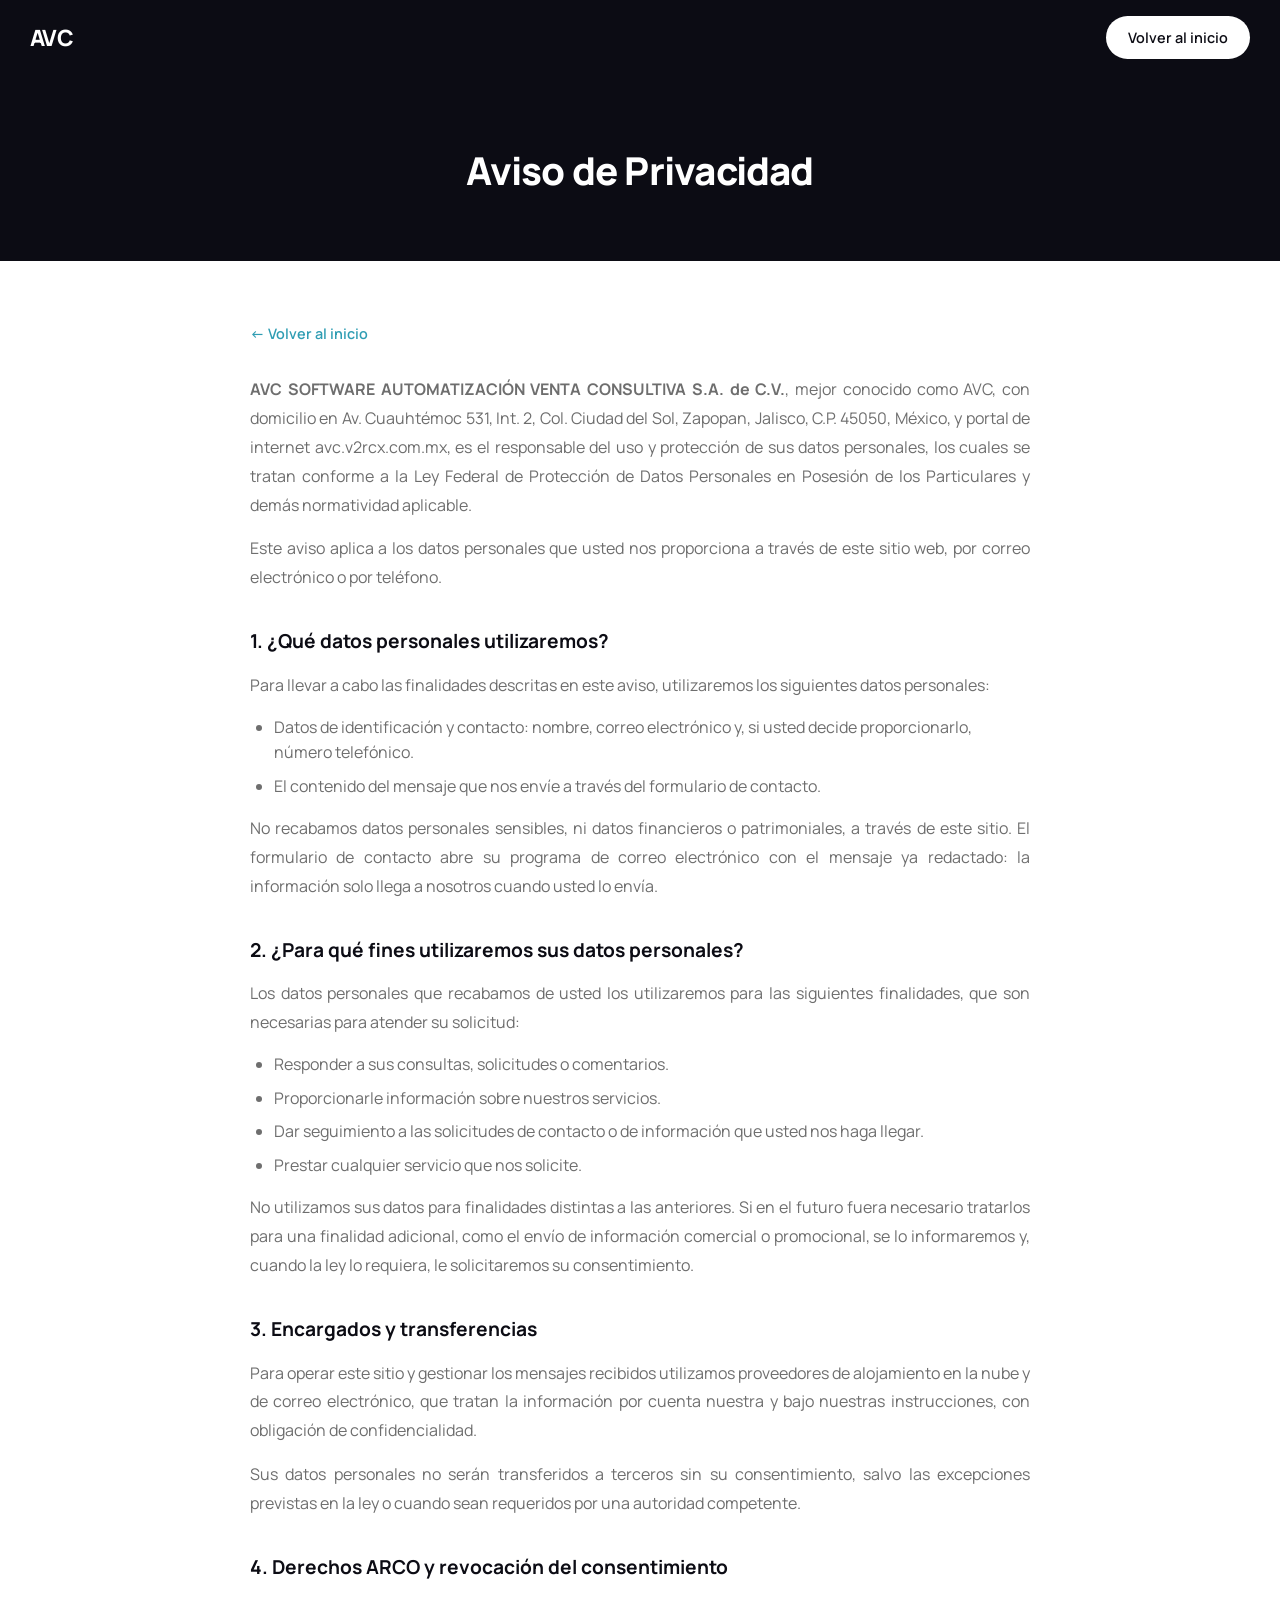
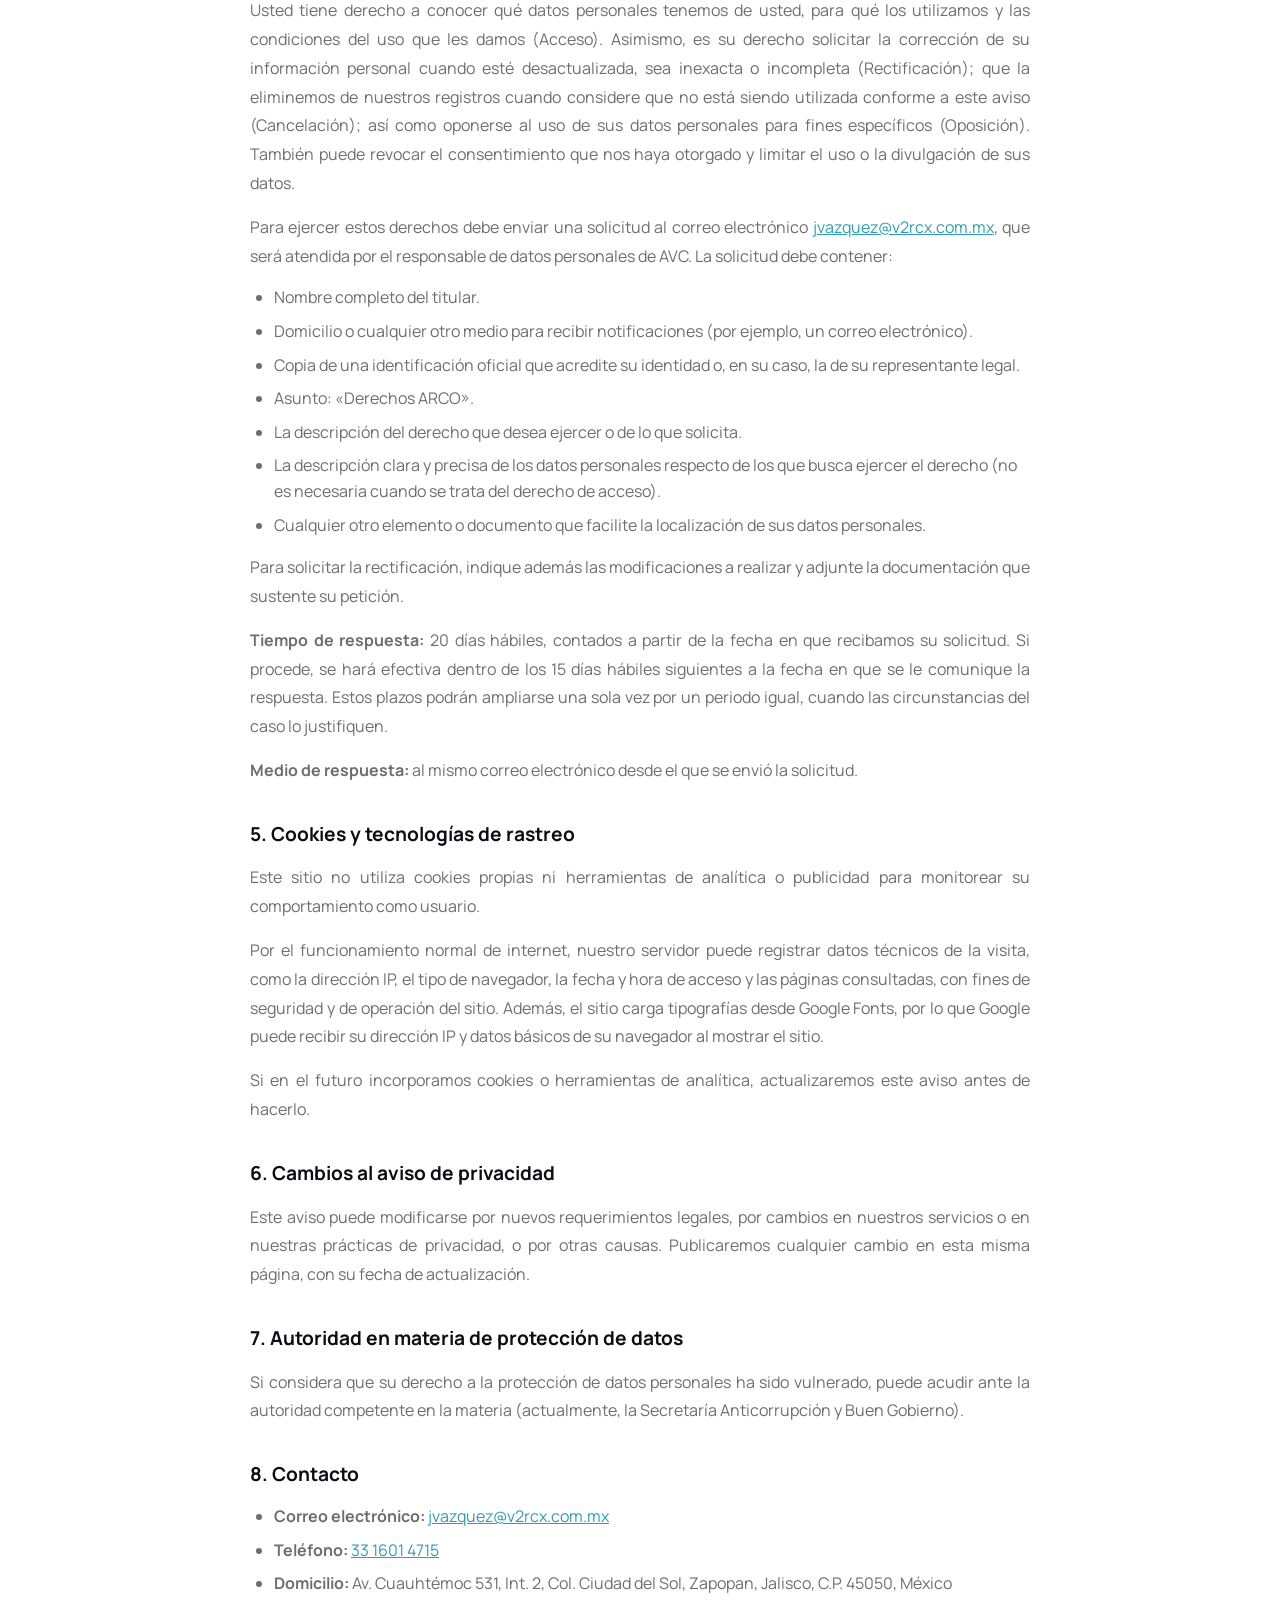
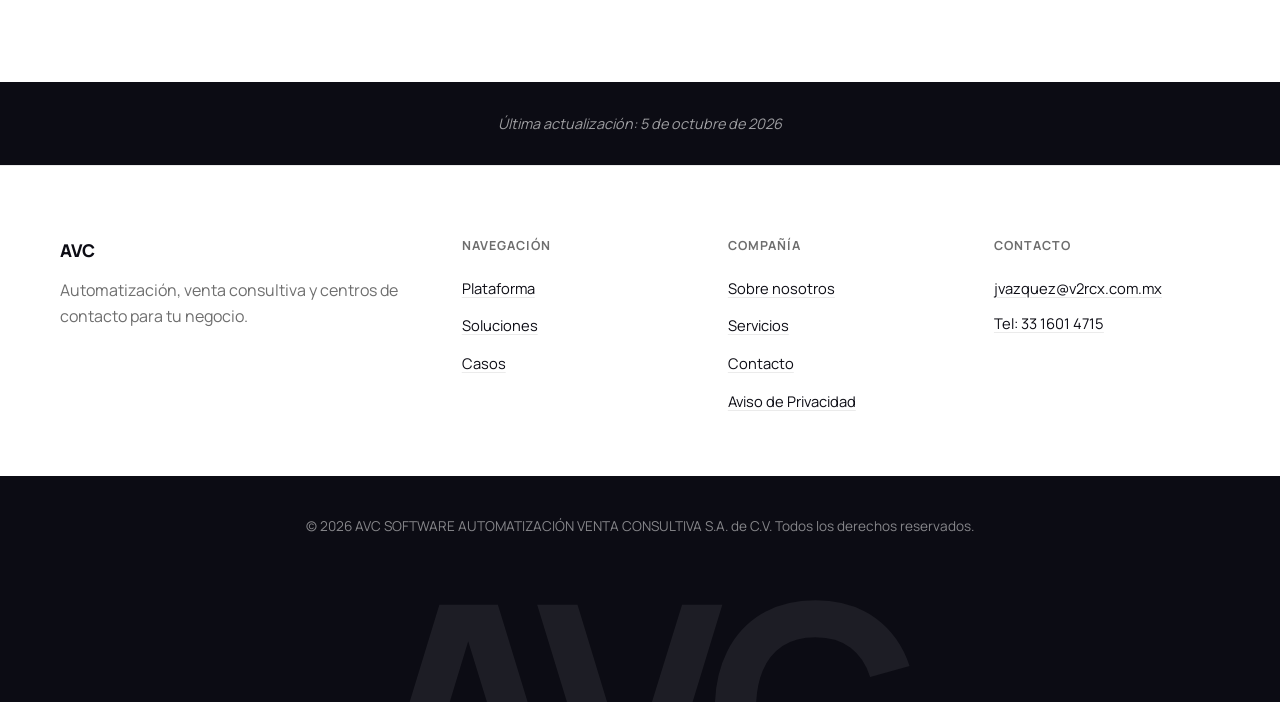
<file: aviso-privacidad.html>
<!DOCTYPE html>
<html lang="es">
<head>
    <meta charset="UTF-8">
    <meta name="viewport" content="width=device-width, initial-scale=1.0">
    <title>Aviso de Privacidad - AVC Software S.A. de C.V.</title>
    <link rel="icon" type="image/svg+xml" href="assets/favicon.svg">
    <link rel="icon" type="image/png" sizes="32x32" href="assets/favicon-32.png">
    <link rel="apple-touch-icon" href="assets/apple-touch-icon.png">
    <link rel="stylesheet" href="styles.css">
    <link rel="preconnect" href="https://fonts.googleapis.com">
    <link href="https://fonts.googleapis.com/css2?family=Manrope:wght@300;400;500;600;700;800&display=swap" rel="stylesheet">
    <style>
        .aviso-hero {
            padding: 140px 20px 60px;
            background: var(--ink);
            color: var(--white);
            text-align: center;
        }

        .aviso-hero h1 {
            font-size: 2.4rem;
            font-weight: 800;
            letter-spacing: -0.02em;
        }

        .aviso-container {
            padding: 60px 20px 70px;
            max-width: 820px;
            margin: 0 auto;
        }

        .back-link {
            display: inline-block;
            margin-bottom: 30px;
            color: var(--accent-dark);
            text-decoration: none;
            font-weight: 600;
            font-size: 0.9rem;
        }

        .back-link:hover {
            text-decoration: underline;
        }

        .aviso-container h2 {
            font-size: 1.2rem;
            font-weight: 700;
            color: var(--ink);
            margin-top: 34px;
            margin-bottom: 14px;
        }

        .aviso-container p {
            margin-bottom: 15px;
            line-height: 1.8;
            color: var(--muted);
            text-align: justify;
        }

        .aviso-container ul {
            margin-bottom: 15px;
            padding-left: 24px;
            color: var(--muted);
        }

        .aviso-container li {
            margin-bottom: 8px;
            line-height: 1.6;
        }

        .aviso-container a {
            color: var(--accent-dark);
        }

        .aviso-cierre {
            background: var(--ink);
            color: rgba(255, 255, 255, 0.6);
            text-align: center;
            padding: 30px 20px;
            font-size: 0.9rem;
            font-style: italic;
        }
    </style>
</head>
<body>
    <!-- Header -->
    <header class="header">
        <nav class="nav">
            <div class="logo">
                <a href="index.html">AVC</a>
            </div>
            <a href="index.html" class="nav-cta">Volver al inicio</a>
        </nav>
    </header>

    <div class="aviso-hero">
        <h1>Aviso de Privacidad</h1>
    </div>

    <div class="aviso-container">
        <a href="index.html" class="back-link">&larr; Volver al inicio</a>

        <p><strong>AVC SOFTWARE AUTOMATIZACIÓN VENTA CONSULTIVA S.A. de C.V.</strong>, mejor conocido como AVC, con domicilio en Av. Cuauhtémoc 531, Int. 2, Col. Ciudad del Sol, Zapopan, Jalisco, C.P. 45050, México, y portal de internet avc.v2rcx.com.mx, es el responsable del uso y protección de sus datos personales, los cuales se tratan conforme a la Ley Federal de Protección de Datos Personales en Posesión de los Particulares y demás normatividad aplicable.</p>

        <p>Este aviso aplica a los datos personales que usted nos proporciona a través de este sitio web, por correo electrónico o por teléfono.</p>

        <h2>1. ¿Qué datos personales utilizaremos?</h2>
        <p>Para llevar a cabo las finalidades descritas en este aviso, utilizaremos los siguientes datos personales:</p>
        <ul>
            <li>Datos de identificación y contacto: nombre, correo electrónico y, si usted decide proporcionarlo, número telefónico.</li>
            <li>El contenido del mensaje que nos envíe a través del formulario de contacto.</li>
        </ul>
        <p>No recabamos datos personales sensibles, ni datos financieros o patrimoniales, a través de este sitio. El formulario de contacto abre su programa de correo electrónico con el mensaje ya redactado: la información solo llega a nosotros cuando usted lo envía.</p>

        <h2>2. ¿Para qué fines utilizaremos sus datos personales?</h2>
        <p>Los datos personales que recabamos de usted los utilizaremos para las siguientes finalidades, que son necesarias para atender su solicitud:</p>
        <ul>
            <li>Responder a sus consultas, solicitudes o comentarios.</li>
            <li>Proporcionarle información sobre nuestros servicios.</li>
            <li>Dar seguimiento a las solicitudes de contacto o de información que usted nos haga llegar.</li>
            <li>Prestar cualquier servicio que nos solicite.</li>
        </ul>
        <p>No utilizamos sus datos para finalidades distintas a las anteriores. Si en el futuro fuera necesario tratarlos para una finalidad adicional, como el envío de información comercial o promocional, se lo informaremos y, cuando la ley lo requiera, le solicitaremos su consentimiento.</p>

        <h2>3. Encargados y transferencias</h2>
        <p>Para operar este sitio y gestionar los mensajes recibidos utilizamos proveedores de alojamiento en la nube y de correo electrónico, que tratan la información por cuenta nuestra y bajo nuestras instrucciones, con obligación de confidencialidad.</p>
        <p>Sus datos personales no serán transferidos a terceros sin su consentimiento, salvo las excepciones previstas en la ley o cuando sean requeridos por una autoridad competente.</p>

        <h2>4. Derechos ARCO y revocación del consentimiento</h2>
        <p>Usted tiene derecho a conocer qué datos personales tenemos de usted, para qué los utilizamos y las condiciones del uso que les damos (Acceso). Asimismo, es su derecho solicitar la corrección de su información personal cuando esté desactualizada, sea inexacta o incompleta (Rectificación); que la eliminemos de nuestros registros cuando considere que no está siendo utilizada conforme a este aviso (Cancelación); así como oponerse al uso de sus datos personales para fines específicos (Oposición). También puede revocar el consentimiento que nos haya otorgado y limitar el uso o la divulgación de sus datos.</p>

        <p>Para ejercer estos derechos debe enviar una solicitud al correo electrónico <a href="mailto:jvazquez@v2rcx.com.mx">jvazquez@v2rcx.com.mx</a>, que será atendida por el responsable de datos personales de AVC. La solicitud debe contener:</p>
        <ul>
            <li>Nombre completo del titular.</li>
            <li>Domicilio o cualquier otro medio para recibir notificaciones (por ejemplo, un correo electrónico).</li>
            <li>Copia de una identificación oficial que acredite su identidad o, en su caso, la de su representante legal.</li>
            <li>Asunto: «Derechos ARCO».</li>
            <li>La descripción del derecho que desea ejercer o de lo que solicita.</li>
            <li>La descripción clara y precisa de los datos personales respecto de los que busca ejercer el derecho (no es necesaria cuando se trata del derecho de acceso).</li>
            <li>Cualquier otro elemento o documento que facilite la localización de sus datos personales.</li>
        </ul>
        <p>Para solicitar la rectificación, indique además las modificaciones a realizar y adjunte la documentación que sustente su petición.</p>

        <p><strong>Tiempo de respuesta:</strong> 20 días hábiles, contados a partir de la fecha en que recibamos su solicitud. Si procede, se hará efectiva dentro de los 15 días hábiles siguientes a la fecha en que se le comunique la respuesta. Estos plazos podrán ampliarse una sola vez por un periodo igual, cuando las circunstancias del caso lo justifiquen.</p>
        <p><strong>Medio de respuesta:</strong> al mismo correo electrónico desde el que se envió la solicitud.</p>

        <h2>5. Cookies y tecnologías de rastreo</h2>
        <p>Este sitio no utiliza cookies propias ni herramientas de analítica o publicidad para monitorear su comportamiento como usuario.</p>
        <p>Por el funcionamiento normal de internet, nuestro servidor puede registrar datos técnicos de la visita, como la dirección IP, el tipo de navegador, la fecha y hora de acceso y las páginas consultadas, con fines de seguridad y de operación del sitio. Además, el sitio carga tipografías desde Google Fonts, por lo que Google puede recibir su dirección IP y datos básicos de su navegador al mostrar el sitio.</p>
        <p>Si en el futuro incorporamos cookies o herramientas de analítica, actualizaremos este aviso antes de hacerlo.</p>

        <h2>6. Cambios al aviso de privacidad</h2>
        <p>Este aviso puede modificarse por nuevos requerimientos legales, por cambios en nuestros servicios o en nuestras prácticas de privacidad, o por otras causas. Publicaremos cualquier cambio en esta misma página, con su fecha de actualización.</p>

        <h2>7. Autoridad en materia de protección de datos</h2>
        <p>Si considera que su derecho a la protección de datos personales ha sido vulnerado, puede acudir ante la autoridad competente en la materia (actualmente, la Secretaría Anticorrupción y Buen Gobierno).</p>

        <h2>8. Contacto</h2>
        <ul>
            <li><strong>Correo electrónico:</strong> <a href="mailto:jvazquez@v2rcx.com.mx">jvazquez@v2rcx.com.mx</a></li>
            <li><strong>Teléfono:</strong> <a href="tel:+523316014715">33 1601 4715</a></li>
            <li><strong>Domicilio:</strong> Av. Cuauhtémoc 531, Int. 2, Col. Ciudad del Sol, Zapopan, Jalisco, C.P. 45050, México</li>
        </ul>
    </div>

    <div class="aviso-cierre">Última actualización: 5 de octubre de 2026</div>

    <!-- Footer -->
    <footer class="footer">
        <div class="footer-nav-band">
            <div class="container">
                <div class="footer-content">
                    <div class="footer-info">
                        <h4>AVC</h4>
                        <p>Automatización, venta consultiva y centros de contacto para tu negocio.</p>
                    </div>
                    <div class="footer-links">
                        <h4>Navegación</h4>
                        <ul>
                            <li><a href="index.html#plataforma">Plataforma</a></li>
                            <li><a href="index.html#rubros">Soluciones</a></li>
                            <li><a href="index.html#casos">Casos</a></li>
                        </ul>
                    </div>
                    <div class="footer-links">
                        <h4>Compañía</h4>
                        <ul>
                            <li><a href="index.html#nosotros">Sobre nosotros</a></li>
                            <li><a href="index.html#servicios">Servicios</a></li>
                            <li><a href="index.html#contacto">Contacto</a></li>
                            <li><a href="aviso-privacidad.html">Aviso de Privacidad</a></li>
                        </ul>
                    </div>
                    <div class="footer-contact">
                        <h4>Contacto</h4>
                        <p><a href="mailto:jvazquez@v2rcx.com.mx">jvazquez@v2rcx.com.mx</a></p>
                        <p><a href="tel:+523316014715">Tel: 33 1601 4715</a></p>
                    </div>
                </div>
            </div>
        </div>
        <div class="footer-bottom-band">
            <div class="container">
                <div class="footer-bottom">
                    <p>&copy; <span id="footer-year"></span> AVC SOFTWARE AUTOMATIZACIÓN VENTA CONSULTIVA S.A. de C.V. Todos los derechos reservados.</p>
                </div>
            </div>
            <div class="footer-watermark-clip" aria-hidden="true">
                <span class="footer-watermark">AVC</span>
            </div>
        </div>
    </footer>

    <script src="script.js"></script>
</body>
</html>
</file>
<file: styles.css>
/* Reset y variables */
* {
    margin: 0;
    padding: 0;
    box-sizing: border-box;
}

:root {
    --ink: #0c0c14;
    --paper: #fafafa;
    --white: #ffffff;
    --muted: #6e6e6e;
    --muted-invert: rgba(255, 255, 255, 0.84);
    --accent: #4fc3dc;
    --accent-dark: #2f9db3;
    /* Azul para texto sobre fondo claro (contraste ~5.7:1 sobre blanco); el acento claro solo va sobre fondos oscuros */
    --accent-text: #167085;
    --border-soft: rgba(0, 0, 0, 0.08);
    --border-invert: rgba(255, 255, 255, 0.16);
}

html {
    scroll-behavior: smooth;
}

body {
    font-family: 'Manrope', sans-serif;
    line-height: 1.6;
    color: var(--ink);
    background: var(--white);
}

.container {
    width: 100%;
    max-width: 1200px;
    margin: 0 auto;
    padding: 0 20px;
}

/* Header */
.header {
    position: fixed;
    top: 0;
    left: 0;
    right: 0;
    background: transparent;
    z-index: 1000;
    transition: background 0.2s ease, backdrop-filter 0.2s ease, border-color 0.2s ease;
}

/* Mientras un mega-menú está abierto, el header se pone blanco sólido
   y adopta el mismo tema claro sin importar la sección de fondo. */
.header.mega-open {
    background: var(--white);
}

.header.mega-open .logo a,
.header.mega-open .nav-links > li > a {
    color: var(--ink);
}

.header.mega-open .nav-links > li > a:hover {
    color: var(--accent-dark);
}

.header.mega-open .mobile-menu-btn span {
    background: var(--ink);
}

.header.mega-open .nav-cta {
    background: var(--ink);
    color: var(--white);
}

.header.mega-open .nav-cta:hover {
    background: var(--accent-dark);
}

.header .logo a,
.header .nav-links > li > a {
    color: var(--white);
    transition: color 0.25s ease;
}

.header .nav-links > li > a:hover {
    color: var(--accent);
}

.header .mobile-menu-btn span {
    background: var(--white);
    transition: background 0.25s ease;
}

.header.theme-light .logo a,
.header.theme-light .nav-links > li > a {
    color: var(--ink);
}

.header.theme-light .nav-links > li > a:hover {
    color: var(--accent-dark);
}

.header.theme-light .mobile-menu-btn span {
    background: var(--ink);
}

/* Letra negra = fondo blanco detrás -- sin esto el texto del nav se pierde
   si otro texto oscuro de la sección pasa justo debajo al hacer scroll.
   :not(.mega-open) para no pelear con el fondo sólido del menú desplegado. */
.header.theme-light:not(.mega-open) {
    background: rgba(255, 255, 255, 0.72);
    backdrop-filter: blur(14px) saturate(160%);
    -webkit-backdrop-filter: blur(14px) saturate(160%);
    border-bottom: 1px solid rgba(12, 12, 20, 0.06);
}

.nav {
    display: flex;
    justify-content: space-between;
    align-items: center;
    padding: 16px 30px;
    max-width: 1400px;
    margin: 0 auto;
}

.logo a {
    font-size: 1.4rem;
    font-weight: 800;
    letter-spacing: -0.03em;
    color: var(--ink);
    text-decoration: none;
}

.nav-links {
    display: flex;
    list-style: none;
    gap: 36px;
    align-items: center;
}

.nav-links > li > a {
    text-decoration: none;
    color: var(--ink);
    font-weight: 500;
    font-size: 0.95rem;
    transition: color 0.2s ease;
}

.nav-links > li > a:hover {
    color: var(--accent-dark);
}

.nav-cta {
    display: inline-block;
    padding: 10px 22px;
    background: var(--ink);
    color: var(--white);
    text-decoration: none;
    border-radius: 50px;
    font-weight: 600;
    font-size: 0.9rem;
    transition: background 0.25s ease, color 0.25s ease;
}

.nav-cta:hover {
    background: var(--accent-dark);
}

.header .nav-cta {
    background: var(--white);
    color: var(--ink);
}

.header .nav-cta:hover {
    background: var(--accent);
}

.header.theme-light .nav-cta {
    background: var(--ink);
    color: var(--white);
}

.header.theme-light .nav-cta:hover {
    background: var(--accent-dark);
}

.mobile-menu-btn {
    display: none;
    flex-direction: column;
    gap: 5px;
    background: none;
    border: none;
    cursor: pointer;
    padding: 5px;
}

.mobile-menu-btn span {
    width: 25px;
    height: 2px;
    background: var(--ink);
    transition: all 0.3s ease;
}

/* Mega menu */
.nav-item {
    position: relative;
}

.mega-menu {
    position: fixed;
    top: 64px;
    left: 0;
    right: 0;
    background: var(--white);
    border-bottom: 1px solid var(--border-soft);
    display: flex;
    justify-content: center;
    gap: 60px;
    padding: 40px 30px;
    opacity: 0;
    visibility: hidden;
    transform: translateY(-8px);
    transition: opacity 0.2s ease, transform 0.2s ease, visibility 0.2s;
    max-width: 100%;
}

.nav-item.has-mega:hover .mega-menu {
    opacity: 1;
    visibility: visible;
    transform: translateY(0);
}

.nav-item.has-mega.mega-force-closed .mega-menu {
    opacity: 0 !important;
    visibility: hidden !important;
    pointer-events: none !important;
}

.mega-columns {
    display: flex;
    gap: 60px;
}

.mega-col {
    display: flex;
    flex-direction: column;
    gap: 22px;
    min-width: 220px;
}

.mega-link {
    display: flex;
    flex-direction: column;
    gap: 4px;
    text-decoration: none;
    color: var(--ink);
}

.mega-link-title {
    font-weight: 600;
    font-size: 1rem;
}

.mega-link-sub {
    font-size: 0.85rem;
    color: var(--muted);
    line-height: 1.4;
}

.mega-link:hover .mega-link-title {
    color: var(--accent-dark);
}

.mega-preview {
    width: 280px;
    flex-shrink: 0;
}

.mega-preview-image {
    width: 100%;
    aspect-ratio: 16 / 10;
    border-radius: 12px;
    background-color: var(--ink);
    background-size: cover;
    background-position: center;
    margin-bottom: 12px;
}

.mega-preview p {
    font-size: 0.85rem;
    color: var(--muted);
}

/* Submenú "lleno" (Plataforma, Soluciones, Casos): presentación a la izquierda y
   los enlaces en una cuadrícula a la derecha, sin imágenes */
.mega-menu-full {
    padding: 36px 30px 40px;
}

.mega-inner {
    width: 100%;
    max-width: 1200px;
    display: grid;
    grid-template-columns: 300px 1fr;
    gap: 56px;
    align-items: start;
}

.mega-intro {
    padding: 4px 28px 4px 0;
    border-right: 1px solid var(--border-soft);
}

.mega-eyebrow {
    font-size: 0.75rem;
    font-weight: 700;
    letter-spacing: 0.12em;
    text-transform: uppercase;
    color: var(--accent-text);
    margin-bottom: 12px;
}

.mega-intro h4 {
    font-size: 1.4rem;
    font-weight: 800;
    line-height: 1.2;
    letter-spacing: -0.02em;
    color: var(--ink);
    margin-bottom: 10px;
}

.mega-intro-text {
    font-size: 0.9rem;
    line-height: 1.5;
    color: var(--muted);
    margin-bottom: 18px;
}

.mega-links {
    display: grid;
    grid-template-columns: repeat(var(--mc, 3), 1fr);
    gap: 6px 28px;
}

.mega-links .mega-link {
    padding: 14px 16px;
    border-radius: 12px;
    transition: background 0.2s ease, transform 0.25s ease;
}

.mega-links .mega-link:hover {
    background: rgba(79, 195, 220, 0.12);
    transform: translateX(4px);
}

.mega-all {
    display: inline-flex;
    align-items: center;
    gap: 8px;
    font-size: 0.9rem;
    font-weight: 700;
    color: var(--accent-text);
    text-decoration: none;
    transition: gap 0.25s ease;
}

.mega-all:hover {
    gap: 14px;
}

.mega-preview-wordmark {
    width: 100%;
    aspect-ratio: 16 / 10;
    border-radius: 12px;
    /* Sin recuadro oscuro: solo las letras sobre el mismo fondo blanco del menú */
    background: transparent;
    display: flex;
    align-items: center;
    justify-content: center;
}

.mega-wordmark {
    font-size: 5.5rem;
    font-weight: 800;
    letter-spacing: -0.04em;
    line-height: 1;
    color: var(--ink);
}

/* Hero Section */
.hero-v2 {
    position: relative;
    min-height: 100vh;
    display: flex;
    align-items: center;
    justify-content: center;
    text-align: center;
    color: var(--white);
    padding: 140px 20px 100px;
    overflow: hidden;
}

/* Cada sección ocupa toda la pantalla, también en celular: lvh es la altura
   con la barra del navegador contraída, así nunca asoma la sección siguiente.
   El 100vh de arriba queda de respaldo. */
@supports (height: 100lvh) {
    .hero-v2 {
        min-height: calc(100lvh + var(--vh-extra, 0px));
    }
}

/* Indicador de deslizar táctil: solo en celular */
.swipe-cue {
    display: none;
}

.hero-video-wrap {
    position: absolute;
    inset: 0;
    background: var(--ink);
    z-index: 0;
}

.hero-video {
    width: 100%;
    height: 100%;
    object-fit: cover;
}

.hero-mask {
    position: absolute;
    inset: 0;
    background: linear-gradient(180deg, rgba(12, 12, 20, 0.55) 0%, rgba(12, 12, 20, 0.75) 100%);
}

.hero-v2-content {
    position: relative;
    z-index: 1;
    max-width: 900px;
    margin: 0 auto;
}

.hero-eyebrow {
    font-size: 0.9rem;
    font-weight: 600;
    letter-spacing: 0.02em;
    color: var(--accent);
    text-transform: uppercase;
    margin-bottom: 20px;
}

/* Tag chico arriba del título de cada sección: también sirve como punto
   de aterrizaje del menú, para que el scroll no quede pegado al borde. */
.section-eyebrow {
    display: block;
    scroll-margin-top: 90px;
    font-size: 0.85rem;
    font-weight: 700;
    letter-spacing: 0.08em;
    text-transform: uppercase;
    color: var(--accent-dark);
    margin-bottom: 14px;
    text-align: center;
}

.plataforma .section-eyebrow {
    color: var(--accent);
}

.casos .section-eyebrow {
    text-align: left;
}

.hero-v2-content h1 {
    font-size: 3.4rem;
    font-weight: 800;
    letter-spacing: -0.03em;
    line-height: 1.15;
    margin-bottom: 25px;
}

.hero-sub {
    font-size: 1.15rem;
    color: var(--muted-invert);
    margin-bottom: 40px;
    max-width: 650px;
    margin-left: auto;
    margin-right: auto;
}

.hero-cta-group {
    display: flex;
    justify-content: center;
    gap: 16px;
    flex-wrap: wrap;
}

.btn-primary {
    display: inline-block;
    padding: 15px 36px;
    background: var(--white);
    color: var(--ink);
    text-decoration: none;
    border-radius: 50px;
    font-weight: 700;
    transition: all 0.2s ease;
    border: none;
    cursor: pointer;
    font-size: 0.95rem;
}

.btn-primary:hover {
    background: var(--accent);
    transform: translateY(-2px);
}

.btn-secondary {
    display: inline-block;
    padding: 15px 36px;
    background: transparent;
    color: var(--white);
    text-decoration: none;
    border-radius: 50px;
    font-weight: 700;
    transition: all 0.2s ease;
    border: 1px solid var(--border-invert);
    font-size: 0.95rem;
}

.btn-secondary:hover {
    border-color: var(--white);
    transform: translateY(-2px);
}

/* Logos marquee */
.trust-bar {
    min-height: 100vh;
    display: flex;
    flex-direction: column;
    justify-content: center;
    padding: 60px 0 40px;
    background: var(--white);
    text-align: center;
    overflow: hidden;
}

.trust-bar-title {
    font-size: 0.95rem;
    color: var(--muted);
    margin-bottom: 10px;
    font-weight: 500;
}

.trust-bar .section-title-center {
    margin-bottom: 0;
}

.logos-marquee-stack {
    display: flex;
    flex-direction: column;
    gap: 10px;
    margin-top: 30px;
}

.logos-marquee {
    width: 100%;
    overflow: hidden;
    -webkit-mask-image: linear-gradient(90deg, transparent, #000 10%, #000 90%, transparent);
    mask-image: linear-gradient(90deg, transparent, #000 10%, #000 90%, transparent);
}

.logos-track {
    display: flex;
    align-items: center;
    gap: 60px;
    width: max-content;
    animation: logos-scroll 30s linear infinite;
    /* Sin esto, Safari a veces arranca la animación sobre el div todavía
       vacío (los logos los mete JS después de cargar las imágenes) y no
       vuelve a montar la capa de composición cuando el contenido crece --
       se queda congelada hasta que algo más fuerce un repintado. */
    will-change: transform;
    padding: 20px 0;
}

.logo-slot {
    width: 170px;
    height: 64px;
    display: flex;
    align-items: center;
    justify-content: center;
    flex-shrink: 0;
}

.logo-slot img {
    height: 55%;
    width: auto;
    max-width: 85%;
    object-fit: contain;
    filter: grayscale(100%);
    opacity: 0.5;
}

@keyframes logos-scroll {
    from { transform: translateX(0); }
    to { transform: translateX(-50%); }
}

.logos-track-reverse {
    animation-direction: reverse;
}

/* Sin esto, las 3 filas arrancan desde el mismo punto y en el mismo momento
   muestran el mismo logo alineado -- se ven "pegadas" entre sí en vez de
   independientes. Delay negativo arranca cada fila a la mitad de su propio
   ciclo, sin salto ni pausa visible. */
#logosTrack2 {
    animation-delay: -10s;
}

#logosTrack3 {
    animation-delay: -20s;
}

/* Casos Section */
.casos {
    min-height: 100vh;
    display: flex;
    flex-direction: column;
    justify-content: center;
    padding: 100px 0;
    background: var(--paper);
}

.casos-header {
    display: flex;
    justify-content: space-between;
    align-items: flex-end;
    margin-bottom: 40px;
}

.casos-title {
    font-size: 2.6rem;
    font-weight: 800;
    letter-spacing: -0.02em;
    color: var(--ink);
    max-width: 700px;
}

.carousel-arrows {
    display: flex;
    gap: 10px;
    flex-shrink: 0;
}

.carousel-arrow {
    width: 42px;
    height: 42px;
    border-radius: 50%;
    border: 1px solid var(--border-soft);
    background: var(--white);
    color: var(--ink);
    font-size: 1.3rem;
    cursor: pointer;
    transition: background 0.2s ease;
}

.carousel-arrow:hover {
    background: var(--ink);
    color: var(--white);
}

.casos-carousel-wrap {
    overflow: hidden;
    padding: 0 20px;
}

.casos-carousel {
    display: flex;
    gap: 24px;
    max-width: 1200px;
    margin: 0 auto;
    overflow-x: auto;
    scroll-snap-type: x mandatory;
    scrollbar-width: none;
    padding-bottom: 8px;
}

.casos-carousel.no-snap {
    scroll-snap-type: none;
}

.casos-carousel::-webkit-scrollbar {
    display: none;
}

.caso-slide {
    position: relative;
    flex: 0 0 340px;
    width: 340px;
    height: 320px;
    border-radius: 16px;
    overflow: hidden;
    scroll-snap-align: start;
    transition: flex-basis 0.45s cubic-bezier(0.16, 1, 0.3, 1), width 0.45s cubic-bezier(0.16, 1, 0.3, 1), height 0.45s cubic-bezier(0.16, 1, 0.3, 1);
}

.caso-slide.expanded {
    /* min() en vez de un ancho fijo: en pantallas angostas 960px se salía
       del viewport (el texto del detalle quedaba cortado a la derecha). */
    flex-basis: min(960px, calc(100vw - 40px));
    width: min(960px, calc(100vw - 40px));
    height: 500px;
    scroll-snap-align: center;
}

.caso-slide-image {
    position: absolute;
    inset: 0;
    background-color: var(--ink);
    background-size: cover;
    background-position: center;
}

.caso-slide-image::after {
    content: '';
    position: absolute;
    inset: 0;
    /* Más oscuro desde el tercio superior: el texto va en la mitad de abajo */
    background: linear-gradient(180deg, rgba(12, 12, 20, 0.25) 0%, rgba(12, 12, 20, 0.6) 30%, rgba(12, 12, 20, 0.84) 55%, rgba(12, 12, 20, 0.95) 100%);
    transition: background 0.3s ease;
}

.caso-slide.expanded .caso-slide-image::after {
    background: rgba(10, 10, 16, 0.93);
}

.caso-slide-text {
    position: absolute;
    inset: 0;
    padding: 26px;
    color: var(--white);
    z-index: 1;
    display: flex;
    flex-direction: column;
    justify-content: flex-end;
}

.caso-slide-text h3 {
    font-size: 1.25rem;
    font-weight: 700;
    margin-bottom: 10px;
    text-shadow: 0 1px 14px rgba(0, 0, 0, 0.5);
}

.caso-hook {
    font-size: 0.92rem;
    color: var(--muted-invert);
    line-height: 1.6;
    margin-bottom: 12px;
}

.caso-slide.expanded .caso-slide-default {
    display: none;
}

.caso-slide-detail {
    display: none;
    flex-direction: column;
    height: 100%;
    overflow-y: auto;
    padding-right: 6px;
    padding-top: 8px;
    -webkit-overflow-scrolling: touch;
    touch-action: pan-y;
}

.caso-slide.expanded .caso-slide-detail {
    display: flex;
}

.caso-slide.expanded .caso-slide-text {
    padding: 42px 46px;
}

.caso-detail-close {
    position: absolute;
    top: 16px;
    right: 16px;
    width: 32px;
    height: 32px;
    border-radius: 50%;
    border: 1px solid rgba(255, 255, 255, 0.3);
    background: rgba(255, 255, 255, 0.1);
    color: var(--white);
    font-size: 1.1rem;
    line-height: 1;
    cursor: pointer;
    transition: background 0.2s ease;
    flex-shrink: 0;
}

.caso-detail-close:hover {
    background: rgba(255, 255, 255, 0.25);
}

.caso-detail-body h3 {
    font-size: 1.4rem;
    font-weight: 700;
    margin-bottom: 16px;
    padding-right: 34px;
    max-width: 640px;
}

.caso-detail-body p {
    font-size: 1rem;
    color: rgba(255, 255, 255, 0.85);
    line-height: 1.75;
    margin-bottom: 16px;
    max-width: 640px;
}

/* Divider quote */
.divider-quote {
    min-height: 100vh;
    display: flex;
    flex-direction: column;
    justify-content: center;
    padding: 90px 0;
    background: var(--white);
    text-align: center;
}

.divider-quote p {
    font-size: 2rem;
    font-weight: 600;
    letter-spacing: -0.01em;
    color: var(--ink);
    max-width: 820px;
    margin: 0 auto;
    line-height: 1.4;
}

/* Plataforma Section */
.plataforma {
    min-height: 100vh;
    display: flex;
    flex-direction: column;
    justify-content: center;
    padding: 100px 0;
    background: var(--ink);
    color: var(--white);
}

.section-title-center-light {
    font-size: 2.4rem;
    font-weight: 800;
    letter-spacing: -0.02em;
    text-align: center;
    color: var(--white);
    margin-bottom: 60px;
}

.plataforma-grid {
    display: grid;
    grid-template-columns: repeat(3, 1fr);
    gap: 40px;
}

.plataforma-card {
    padding: 10px;
}

.plataforma-number {
    display: block;
    font-size: 0.95rem;
    font-weight: 700;
    color: var(--accent);
    margin-bottom: 12px;
    letter-spacing: 2px;
}

.plataforma-card h3 {
    font-size: 1.35rem;
    font-weight: 700;
    margin-bottom: 12px;
}

.plataforma-card p {
    color: var(--muted-invert);
    font-size: 0.95rem;
    line-height: 1.7;
}

/* Rubros Section */
.rubros {
    min-height: 100vh;
    display: flex;
    flex-direction: column;
    justify-content: center;
    padding: 100px 0;
    background: var(--white);
}

.section-title-center {
    font-size: 2.3rem;
    font-weight: 800;
    letter-spacing: -0.02em;
    text-align: center;
    color: var(--ink);
    margin-bottom: 40px;
}

.rubros-tabs {
    display: flex;
    justify-content: center;
    flex-wrap: wrap;
    gap: 8px;
    background: var(--paper);
    border-radius: 999px;
    padding: 6px;
    width: fit-content;
    margin: 0 auto 40px;
}

.rubro-tab {
    border: none;
    background: transparent;
    padding: 10px 20px;
    border-radius: 999px;
    font-family: inherit;
    font-size: 0.9rem;
    font-weight: 600;
    color: var(--muted);
    cursor: pointer;
    transition: all 0.2s ease;
}

.rubro-tab.active {
    background: var(--white);
    color: var(--ink);
    box-shadow: 0 2px 8px rgba(0, 0, 0, 0.08);
}

.rubros-panel {
    position: relative;
    max-width: 1200px;
    margin: 0 auto;
    border-radius: 16px;
    overflow: hidden;
    height: 430px;
}

.rubro-image {
    position: absolute;
    inset: 0;
    background-color: var(--ink);
    background-size: cover;
    background-position: center;
    /* Sin transición de background-image: Chrome mezcla las dos fotos a la vez y, como
       tienen proporciones distintas, se veía una animación rara al cambiar de pestaña
       (sobre todo en Marketing y Analítica). El cambio es directo; las fotos se precargan. */
    transition: opacity 0.25s ease, visibility 0.25s;
}

.rubro-image::after {
    content: '';
    position: absolute;
    inset: 0;
    background: linear-gradient(180deg, rgba(12, 12, 20, 0.15) 0%, rgba(12, 12, 20, 0.55) 35%, rgba(12, 12, 20, 0.84) 60%, rgba(12, 12, 20, 0.95) 100%);
}

.rubro-caption {
    position: absolute;
    left: 0;
    right: 0;
    bottom: 0;
    padding: 30px;
    color: var(--white);
    z-index: 1;
    transition: opacity 0.25s ease, visibility 0.25s;
}

.rubro-label {
    display: block;
    font-size: 1.8rem;
    font-weight: 800;
    margin-bottom: 6px;
    text-shadow: 0 1px 14px rgba(0, 0, 0, 0.5);
}

.rubro-desc {
    font-size: 0.95rem;
    color: rgba(255, 255, 255, 0.94);
    max-width: 560px;
    margin-bottom: 16px;
}

.rubro-detail {
    position: absolute;
    inset: 0;
    background: var(--paper);
    color: var(--ink);
    padding: 44px 50px;
    overflow-y: auto;
    opacity: 0;
    visibility: hidden;
    transform: translateY(12px);
    transition: opacity 0.35s ease, visibility 0.35s, transform 0.35s ease;
    z-index: 2;
}

.rubros-panel.detail-open .rubro-detail {
    opacity: 1;
    visibility: visible;
    transform: translateY(0);
}

.rubros-panel.detail-open .rubro-image,
.rubros-panel.detail-open .rubro-caption {
    opacity: 0;
    visibility: hidden;
}

.rubro-detail-close {
    position: absolute;
    top: 20px;
    right: 20px;
    width: 36px;
    height: 36px;
    border-radius: 50%;
    border: 1px solid var(--border-soft);
    background: var(--white);
    color: var(--ink);
    font-size: 1.2rem;
    line-height: 1;
    cursor: pointer;
    transition: background 0.2s ease, color 0.2s ease;
}

.rubro-detail-close:hover {
    background: var(--ink);
    color: var(--white);
}

.rubro-detail-title {
    font-size: 1.5rem;
    font-weight: 800;
    color: var(--ink);
    margin-bottom: 18px;
    padding-right: 30px;
}

.rubro-detail-body p {
    color: var(--muted);
    font-size: 0.95rem;
    line-height: 1.75;
    margin-bottom: 16px;
}

.rubro-detail-body ul {
    list-style: none;
    display: flex;
    flex-direction: column;
    gap: 10px;
    margin-top: 12px;
}

.rubro-detail-body ul li {
    display: flex;
    align-items: flex-start;
    gap: 12px;
    padding: 12px 14px;
    background: var(--white);
    border-radius: 10px;
    font-size: 0.88rem;
    color: var(--ink);
    line-height: 1.5;
}

.rubro-detail-body ul li::before {
    content: '→';
    color: var(--accent-dark);
    font-weight: 700;
    flex-shrink: 0;
}

/* Diferenciadores Section */
.diferenciadores {
    position: relative;
    min-height: 100vh;
    display: flex;
    flex-direction: column;
    justify-content: center;
    padding: 100px 0;
    background: var(--ink);
    color: var(--white);
    overflow: hidden;
}

.diferenciadores .section-title-center {
    color: var(--white);
}

.diferenciadores .container {
    position: relative;
    z-index: 2;
}

.diferenciadores-grid {
    display: grid;
    grid-template-columns: repeat(3, 1fr);
    gap: 30px;
}

/* Fondo animado tipo lattice: red de puntos + etiquetas de valor que aparecen y desaparecen */
.lattice-bg {
    position: absolute;
    inset: 0;
    z-index: 0;
    overflow: hidden;
    pointer-events: none;
}

.lattice-grid {
    position: absolute;
    left: 50%;
    top: 50%;
    width: 82%;
    height: 78%;
    transform: translate(-50%, -50%);
    display: flex;
    flex-direction: row;
    justify-content: space-between;
}

.lattice-col {
    display: flex;
    flex-direction: column;
    justify-content: space-between;
    height: 100%;
}

.lattice-dot {
    width: 6px;
    height: 6px;
    flex: 0 0 auto;
    border-radius: 50%;
    background: rgba(255, 255, 255, 0.45);
    opacity: 0;
    animation: latticeDotPulse 9s ease-in-out infinite;
    animation-delay: var(--d, 0s);
}

.lattice-dot.accent {
    background: var(--accent);
}

@keyframes latticeDotPulse {
    0%, 100% { opacity: 0; }
    8%, 55% { opacity: 1; }
    63% { opacity: 0; }
}

.lattice-tag {
    position: absolute;
    white-space: nowrap;
}

.lattice-tag-inner {
    display: flex;
    align-items: center;
    gap: 10px;
    opacity: 0;
    transform: scale(0.35);
    transform-origin: center;
    animation: latticeTagPulse 9s ease infinite;
    animation-delay: var(--d, 0s);
}

.lattice-tag-box {
    width: 22px;
    height: 22px;
    flex: 0 0 auto;
    border-radius: 3px;
    background: var(--accent);
    display: flex;
    align-items: center;
    justify-content: center;
}

.lattice-tag-box::after {
    content: '';
    width: 6px;
    height: 6px;
    border-radius: 1px;
    background: rgba(12, 12, 20, 0.85);
}

.lattice-tag-label {
    display: inline-block;
    overflow: hidden;
    width: 0;
    font-family: 'IBM Plex Mono', ui-monospace, SFMono-Regular, Menlo, monospace;
    font-size: 0.8rem;
    letter-spacing: -0.02em;
    color: var(--white);
    /* Fondo opaco del mismo tono del área para tapar cualquier lattice-dot
       que caiga justo detrás de estas letras -- el ancho ya sigue al texto
       (typewriter reveal), así que solo cubre lo que hay debajo del texto,
       nada del resto de la cuadrícula. */
    background: var(--ink);
    padding: 2px 4px;
    margin: -2px -4px;
    border-radius: 2px;
    animation: latticeTypeReveal 9s steps(14) infinite;
    animation-delay: var(--d, 0s);
}

@keyframes latticeTagPulse {
    0%, 100% { opacity: 0; transform: scale(0.35); }
    6% { opacity: 1; transform: scale(1); }
    50% { opacity: 1; transform: scale(1); }
    58%, 100% { opacity: 0; transform: scale(0.35); }
}

@keyframes latticeTypeReveal {
    0%, 6% { width: 0; }
    12% { width: var(--tw, 8ch); }
    50% { width: var(--tw, 8ch); }
    56%, 100% { width: 0; }
}

@media (prefers-reduced-motion: reduce) {
    .lattice-dot, .lattice-tag, .lattice-tag-label {
        animation: none !important;
        opacity: 0 !important;
    }
}

/* Lengüeta de scroll hacia la siguiente sección (#servicios) */
.scroll-cue {
    position: absolute;
    left: 50%;
    bottom: 32px;
    transform: translateX(-50%);
    z-index: 2;
    width: 44px;
    height: 64px;
    display: flex;
    align-items: center;
    justify-content: center;
    border-radius: 999px;
    background: rgba(79, 195, 220, 0.08);
    border: 1px solid var(--border-invert);
    cursor: pointer;
    transition: background 0.2s ease, border-color 0.2s ease;
}

.scroll-cue:hover {
    background: rgba(79, 195, 220, 0.16);
    border-color: var(--accent);
}

.scroll-cue-arrow {
    position: relative;
    width: 2px;
    height: 26px;
    background: var(--accent);
    animation: scrollCueBounce 1.8s ease-in-out infinite;
}

.scroll-cue-arrow::after {
    content: '';
    position: absolute;
    left: 50%;
    bottom: 0;
    width: 10px;
    height: 10px;
    border-right: 2px solid var(--accent);
    border-bottom: 2px solid var(--accent);
    transform: translateX(-50%) rotate(45deg);
}

@keyframes scrollCueBounce {
    0%, 100% { transform: translateY(0); opacity: 0.55; }
    50% { transform: translateY(6px); opacity: 1; }
}

@media (prefers-reduced-motion: reduce) {
    .scroll-cue-arrow {
        animation: none;
    }
}

.diferenciador-item {
    text-align: center;
    padding: 30px 20px;
}

.diferenciador-item h3 {
    font-size: 1.15rem;
    font-weight: 700;
    color: var(--white);
    margin-bottom: 12px;
}

.diferenciador-item p {
    color: var(--muted-invert);
    font-size: 0.95rem;
    line-height: 1.7;
}

/* Sobre nosotros - hover grid */
.about-hover-section {
    position: relative;
    min-height: 100vh;
    display: flex;
    flex-direction: column;
    justify-content: center;
    padding: 100px 0;
    background: var(--ink);
    overflow: hidden;
}

.about-hover-bg {
    position: absolute;
    z-index: 0;
    inset: -10%;
    background-size: cover;
    background-position: center;
    filter: blur(25px) saturate(1.5);
    transform: scale(1.1);
}

/* Sin z-index, esta capa se pintaba detrás de .about-hover-bg (los
   elementos posicionados con z-index:auto se ordenan por su lugar en el
   HTML, y .about-hover-bg viene después), así que la máscara quedaba
   invisible tapada por el remolino. Con z-index:1 queda encima del fondo
   y debajo del contenido real. */
.about-hover-section::before {
    content: '';
    position: absolute;
    z-index: 1;
    inset: 0;
    background: linear-gradient(180deg, rgba(12, 12, 20, 0) 0%, rgba(12, 12, 20, 0.7) 50%, rgba(12, 12, 20, 0.98) 80%, rgba(12, 12, 20, 0.98) 100%);
}

.about-hover-headline {
    position: relative;
    z-index: 2;
    color: var(--white);
    font-size: 1.9rem;
    font-weight: 700;
    letter-spacing: -0.01em;
    line-height: 1.3;
    max-width: 520px;
    margin-bottom: 36px;
}

.about-hover-grid {
    position: relative;
    z-index: 2;
    display: flex;
    gap: 24px;
    height: 260px;
}

.about-hover-card {
    position: relative;
    flex: 1;
    border-radius: 28px;
    overflow: hidden;
    background-color: var(--ink);
    background-size: cover;
    background-position: center;
    transition: flex 0.4s ease, transform 0.3s ease, box-shadow 0.3s ease;
    display: flex;
    flex-direction: column;
    align-items: flex-start;
    justify-content: space-between;
    padding: 32px;
    text-decoration: none;
    box-shadow: 0 30px 70px rgba(12, 12, 20, 0.35);
}

.about-hover-card::after {
    content: '';
    position: absolute;
    inset: 0;
    background: linear-gradient(180deg, rgba(12, 12, 20, 0.3) 0%, rgba(12, 12, 20, 0.2) 40%, rgba(12, 12, 20, 0.6) 65%, rgba(12, 12, 20, 0.85) 100%);
}

.about-hover-card:hover {
    box-shadow: 0 40px 90px rgba(12, 12, 20, 0.45);
}

.about-hover-grid:hover .about-hover-card:not(:hover) {
    flex: 0.75;
}

.about-hover-grid:hover .about-hover-card:hover {
    flex: 1.3;
}

.about-hover-eyebrow {
    position: relative;
    z-index: 1;
    font-size: 0.78rem;
    font-weight: 700;
    letter-spacing: 0.08em;
    text-transform: uppercase;
    color: var(--white);
}

.about-hover-bottom {
    position: relative;
    z-index: 1;
    display: flex;
    align-items: center;
    justify-content: space-between;
    width: 100%;
    gap: 20px;
}

.about-hover-title {
    text-shadow: 0 1px 14px rgba(0, 0, 0, 0.5);
    color: var(--white);
    font-size: 1.7rem;
    font-weight: 800;
    letter-spacing: -0.02em;
}

.about-hover-arrow {
    flex-shrink: 0;
    width: 48px;
    height: 48px;
    border-radius: 50%;
    background: rgba(255, 255, 255, 0.14);
    border: 1px solid rgba(255, 255, 255, 0.35);
    backdrop-filter: blur(6px);
    display: flex;
    align-items: center;
    justify-content: center;
    color: var(--white);
    font-size: 1.2rem;
    transition: background 0.25s ease, color 0.25s ease, transform 0.25s ease;
}

.about-hover-card:hover .about-hover-arrow {
    background: var(--accent);
    color: var(--ink);
    transform: rotate(45deg);
}

/* Servicios Section */
.servicios {
    min-height: 100vh;
    display: flex;
    flex-direction: column;
    justify-content: center;
    padding: 100px 0;
    background: var(--white);
}

.servicios-grid {
    display: flex;
    gap: 30px;
    align-items: flex-start;
}

.servicio-card {
    perspective: 1800px;
    /* % para que coincida con la unidad de .expanded (flex-basis 100%) --
       animar entre 0 (px) y 100% mezclaba unidades incompatibles y el
       navegador se quedaba a medias, sin llegar nunca al ancho expandido
       real. */
    flex: 1 1 0%;
    min-width: 0;
    transition: flex-grow 0.65s cubic-bezier(0.32, 0.72, 0, 1), flex-basis 0.65s cubic-bezier(0.32, 0.72, 0, 1), opacity 0.4s ease;
}

.servicios-grid.flip-open .servicio-card:not(.expanded) {
    flex: 0 1 0px;
    opacity: 0;
    overflow: hidden;
    pointer-events: none;
}

.servicio-card-inner {
    position: relative;
    min-height: 340px;
    transition: transform 0.6s cubic-bezier(0.4, 0.2, 0.2, 1);
    transform-style: preserve-3d;
}

/* Etapa 1: solo se voltea, del mismo tamaño. */
.servicio-card.flipped .servicio-card-inner {
    transform: rotateY(180deg);
}

/* Etapa 2, con pausa después del volteo: se expande y le quita el
   espacio a las otras dos tarjetas. */
.servicio-card.expanded {
    position: relative;
    flex: 1 1 100%;
    z-index: 5;
}

.servicio-card.expanded .servicio-card-inner {
    min-height: 460px;
    transition: transform 0.6s cubic-bezier(0.4, 0.2, 0.2, 1), min-height 0.5s ease;
}

.servicio-card-front,
.servicio-card-back {
    position: absolute;
    inset: 0;
    backface-visibility: hidden;
    border-radius: 20px;
    padding: 44px 34px;
}

.servicio-card-front {
    background-color: var(--ink);
    background-size: cover;
    background-position: center;
    color: var(--white);
    transition: transform 0.25s ease, box-shadow 0.25s ease;
}

.servicio-card-front::after {
    content: '';
    position: absolute;
    inset: 0;
    border-radius: inherit;
    background: linear-gradient(180deg, rgba(12, 12, 20, 0.3) 0%, rgba(12, 12, 20, 0.7) 30%, rgba(12, 12, 20, 0.88) 55%, rgba(12, 12, 20, 0.96) 100%);
}

.servicio-card:not(.flipped):hover .servicio-card-front {
    transform: translateY(-6px);
    box-shadow: 0 24px 48px rgba(12, 12, 20, 0.25);
}

.servicio-card-content {
    position: relative;
    z-index: 1;
    height: 100%;
    display: flex;
    flex-direction: column;
    justify-content: flex-end;
}

.servicio-card-back {
    background: var(--ink);
    color: var(--white);
    transform: rotateY(180deg);
    box-shadow: 0 30px 70px rgba(12, 12, 20, 0.3);
}

/* El scroll vive en un envoltorio aparte: mezclar overflow con el volteo
   3D en el mismo elemento rompe backface-visibility en Safari (se ven
   las dos caras encimadas y espejeadas). */
.servicio-card-back-scroll {
    position: absolute;
    inset: 0;
    overflow-y: auto;
    padding: 50px 56px;
    /* Vive dentro del contexto 3D del flip (perspective/preserve-3d en
       .servicio-card-inner) -- sin esto el gesto de scroll con el dedo no
       se capturaba en mobile, aunque el scroll programático sí funcionaba. */
    -webkit-overflow-scrolling: touch;
    touch-action: pan-y;
}

/* Ya expandida (estado final, sin animación en curso): en vez de recortar
   el contenido a una altura fija y depender de un scroll anidado (que además
   de mobile fallaba en desktop con el mouse por el mismo contexto 3D), se
   deja fluir en flujo normal -- la tarjeta crece con el contenido real y el
   scroll de la página misma resuelve el resto, sin scroll interno. */
.servicio-card.expanded .servicio-card-back {
    position: static;
}

.servicio-card.expanded .servicio-card-back-scroll {
    position: static;
    overflow: visible;
    height: auto;
}

/* Sin volteo 3D animado, en ningún tamaño de pantalla: se muestra/oculta
   directo cuál cara está activa. Dos problemas reales, confirmados en
   dispositivo, obligaron a esto -- ya no es solo cosa de mobile:
   1) el scroll táctil no se capturaba dentro del reverso (contexto 3D).
   2) en Safari, backface-visibility no ocultaba confiablemente la cara
      frontal una vez que el reverso pasó a "position: static" para poder
      crecer con el contenido -- se veían las dos caras encimadas, una
      espejeada. El JS no depende de que termine ninguna transición del
      volteo (usa setTimeout fijo de 750ms), así que quitar el transform
      no rompe la secuencia de flip -> expand. */
.servicio-card {
    perspective: none;
}

.servicio-card-inner {
    transform: none !important;
    transform-style: flat;
}

.servicio-card-front,
.servicio-card-back {
    /* Sin !important: así no le gana al hover de abajo (translateY), que
       tiene más especificidad y debe seguir funcionando en la cara frontal
       cuando NO está volteada. */
    transform: none;
    backface-visibility: visible;
}

/* Escritorio: fundido cruzado entre las dos caras (antes cambiaban de golpe).
   En celular se conserva el cambio directo (ver el bloque de max-width: 992px). */
.servicio-card-front,
.servicio-card-back {
    transition: opacity 0.3s ease, transform 0.25s ease, box-shadow 0.25s ease;
}

.servicio-card:not(.flipped) .servicio-card-back {
    opacity: 0;
    visibility: hidden;
    pointer-events: none;
    transition: opacity 0.2s ease, visibility 0s linear 0.2s;
}

.servicio-card.flipped .servicio-card-front {
    opacity: 0;
    visibility: hidden;
    pointer-events: none;
    transition: opacity 0.22s ease, visibility 0s linear 0.22s;
}

.servicio-card.flipped .servicio-card-back {
    opacity: 1;
    visibility: visible;
    transition: opacity 0.45s ease 0.22s;
}

/* Mientras la tarjeta crece o se encoge, el reverso queda dentro del alto animado
   (no en el flujo normal) para que su fondo oscuro crezca de forma continua. */
.servicio-card.animating .servicio-card-back,
.servicio-card.expanded.animating .servicio-card-back {
    position: absolute;
    inset: 0;
    overflow: hidden;
}

.servicio-card.expanded.animating .servicio-card-back-scroll {
    position: static;
    overflow: hidden;
}

/* Medición del alto final: sin transiciones */
.servicios-grid.measuring .servicio-card,
.servicios-grid.measuring .servicio-card * {
    transition: none !important;
}

.servicio-back-close {
    position: absolute;
    top: 20px;
    right: 20px;
    width: 34px;
    height: 34px;
    border-radius: 50%;
    border: 1px solid var(--border-invert);
    background: rgba(255, 255, 255, 0.06);
    color: var(--white);
    font-size: 1.2rem;
    line-height: 1;
    cursor: pointer;
    transition: background 0.2s ease;
}

.servicio-back-close:hover {
    background: rgba(255, 255, 255, 0.18);
}

.servicio-card-back .servicio-back-title {
    font-size: 1.6rem;
    font-weight: 700;
    color: var(--white);
    margin-bottom: 20px;
    padding-right: 30px;
}

.servicio-back-body p {
    color: var(--muted-invert);
    font-size: 1rem;
    line-height: 1.75;
    margin-bottom: 16px;
    max-width: 760px;
}

.servicio-back-body ul {
    list-style: none;
    display: grid;
    grid-template-columns: repeat(2, 1fr);
    gap: 10px;
    margin-top: 12px;
    max-width: 900px;
}

.servicio-back-body ul li {
    display: flex;
    align-items: flex-start;
    gap: 10px;
    padding: 10px 12px;
    background: rgba(255, 255, 255, 0.06);
    border-radius: 10px;
    font-size: 0.82rem;
    color: var(--white);
    line-height: 1.5;
}

.servicio-back-body ul li::before {
    content: '→';
    color: var(--accent);
    font-weight: 700;
    flex-shrink: 0;
}

.servicio-number {
    display: inline-block;
    align-self: flex-start;
    padding: 5px 13px;
    font-size: 0.9rem;
    font-weight: 700;
    color: var(--white);
    /* Etiqueta oscura con borde azul: el azul solo sobre la foto no tenía contraste */
    background: rgba(12, 12, 20, 0.72);
    border: 1px solid rgba(79, 195, 220, 0.7);
    border-radius: 999px;
    margin-bottom: 14px;
    letter-spacing: 2px;
    -webkit-backdrop-filter: blur(6px);
    backdrop-filter: blur(6px);
}

.servicio-card h3 {
    font-size: 1.25rem;
    font-weight: 700;
    color: var(--white);
    margin-bottom: 14px;
}

.servicio-card-front p {
    color: rgba(255, 255, 255, 0.94);
    font-size: 0.95rem;
    line-height: 1.7;
    margin-bottom: 8px;
}

/* Sobre Nosotros Section */
.nosotros {
    min-height: 100vh;
    display: flex;
    flex-direction: column;
    justify-content: center;
    padding: 100px 0;
    background: var(--paper);
    color: var(--ink);
}

.nosotros-bio {
    max-width: 760px;
    margin: 0 auto 60px;
}

.nosotros-bio p {
    color: var(--muted);
    font-size: 1.05rem;
    line-height: 1.8;
    margin-bottom: 20px;
    text-align: justify;
}

.nosotros-pilares-title {
    font-size: 1.5rem;
    font-weight: 700;
    text-align: center;
    margin-bottom: 30px;
}

.pilares-grid {
    display: grid;
    grid-template-columns: repeat(2, 1fr);
    gap: 30px;
    max-width: 900px;
    margin: 0 auto 60px;
}

.pilar-item {
    display: flex;
    gap: 16px;
    align-items: flex-start;
}

.pilar-number {
    font-size: 0.9rem;
    font-weight: 700;
    color: var(--accent-text);
    flex-shrink: 0;
}

.pilar-item p {
    color: var(--muted);
    font-size: 0.95rem;
    line-height: 1.6;
}

.transparencia-cierre {
    text-align: center;
    max-width: 700px;
    margin: 0 auto;
    padding-top: 40px;
    border-top: 1px solid var(--border-soft);
}

.transparencia-cierre p {
    color: var(--muted);
    font-size: 0.95rem;
    margin-bottom: 10px;
}

.transparencia-tagline {
    color: var(--accent-text) !important;
    font-weight: 700;
    font-size: 1.1rem !important;
}

/* Contacto Section */
.contacto {
    min-height: 100vh;
    display: flex;
    flex-direction: column;
    justify-content: center;
    padding: 100px 0;
    background: var(--ink);
    color: var(--white);
}

.contacto .section-title-center {
    color: var(--white);
}

.contacto-wrapper {
    display: grid;
    grid-template-columns: 1fr 1fr;
    gap: 50px;
}

.contacto-info h3,
.contacto-form h3 {
    font-size: 1.4rem;
    font-weight: 700;
    color: var(--white);
    margin-bottom: 30px;
}

.info-item {
    display: flex;
    align-items: flex-start;
    gap: 15px;
    margin-bottom: 25px;
}

.info-item svg {
    width: 22px;
    height: 22px;
    color: var(--accent);
    flex-shrink: 0;
    margin-top: 3px;
}

.info-item a,
.info-item address {
    color: var(--muted-invert);
    text-decoration: none;
    font-style: normal;
    line-height: 1.6;
}

.info-item a:hover {
    color: var(--accent);
}

.contacto-form {
    background: rgba(255, 255, 255, 0.04);
    padding: 40px;
    border-radius: 16px;
    border: 1px solid var(--border-invert);
}

.form-status {
    margin-top: 16px;
    padding: 12px 16px;
    border-radius: 10px;
    background: rgba(79, 195, 220, 0.12);
    border: 1px solid rgba(79, 195, 220, 0.4);
    color: var(--white);
    font-size: 0.9rem;
    line-height: 1.5;
}

.form-status[hidden] {
    display: none;
}

.form-group {
    margin-bottom: 20px;
}

.form-group label {
    display: block;
    margin-bottom: 8px;
    font-weight: 500;
    color: var(--muted-invert);
    font-size: 0.9rem;
}

.form-group input,
.form-group textarea {
    width: 100%;
    padding: 12px 15px;
    background: rgba(255, 255, 255, 0.06);
    border: 1px solid var(--border-invert);
    border-radius: 8px;
    color: var(--white);
    font-family: inherit;
    font-size: 1rem;
    transition: border-color 0.2s ease;
}

.form-group input:focus,
.form-group textarea:focus {
    outline: none;
    border-color: var(--accent);
}

.form-group textarea {
    resize: vertical;
}

.contacto-form .btn-primary {
    background: var(--white);
    color: var(--ink);
}

.contacto-form .btn-primary:hover {
    background: var(--accent);
}

/* Botón "Conocer más" reutilizable */
.btn-conoce {
    display: inline-block;
    padding: 10px 22px;
    background: transparent;
    color: inherit;
    border: 1px solid currentColor;
    border-radius: 50px;
    font-family: inherit;
    font-weight: 600;
    font-size: 0.85rem;
    cursor: pointer;
    transition: all 0.2s ease;
    text-decoration: none;
}

.btn-conoce:hover {
    background: var(--accent);
    border-color: var(--accent);
    color: var(--ink) !important;
}

.plataforma-card .btn-conoce,
.servicio-card .btn-conoce {
    margin-top: 14px;
}

.caso-slide-text .btn-conoce,
.rubro-caption .btn-conoce {
    margin-top: 6px;
}

/* Casos en celular: panel de lectura (el carrusel se oculta mientras se lee) */
.casos.casos-reading .carousel-arrows {
    display: none;
}

.caso-panel[hidden] {
    display: none;
}

.caso-panel-card {
    position: relative;
    background: var(--ink);
    color: var(--white);
    border-radius: 18px;
    overflow: hidden;
    box-shadow: 0 24px 60px rgba(12, 12, 20, 0.35);
}

.caso-panel-img {
    height: 190px;
    background-size: cover;
    background-position: center;
    position: relative;
}

.caso-panel-img::after {
    content: '';
    position: absolute;
    inset: 0;
    background: linear-gradient(180deg, rgba(12, 12, 20, 0.15) 0%, var(--ink) 100%);
}

.caso-panel-x {
    position: absolute;
    top: 14px;
    right: 14px;
    width: 40px;
    height: 40px;
    border-radius: 50%;
    border: 1px solid rgba(255, 255, 255, 0.3);
    background: rgba(12, 12, 20, 0.5);
    color: var(--white);
    font-size: 1.3rem;
    line-height: 1;
    cursor: pointer;
}

.caso-panel-text {
    padding: 4px 24px 30px;
}

.caso-panel-text h3 {
    font-size: 1.5rem;
    font-weight: 800;
    letter-spacing: -0.01em;
    margin-bottom: 16px;
}

.caso-panel-body p {
    font-size: 1rem;
    color: rgba(255, 255, 255, 0.85);
    line-height: 1.75;
    margin-bottom: 16px;
}

.caso-panel-body ul {
    list-style: none;
    padding: 0;
    margin: 0 0 8px;
}

.caso-panel-body ul li {
    position: relative;
    padding-left: 22px;
    margin-bottom: 10px;
    color: rgba(255, 255, 255, 0.85);
    line-height: 1.6;
}

.caso-panel-body ul li::before {
    content: '';
    position: absolute;
    left: 0;
    top: 0.65em;
    width: 8px;
    height: 8px;
    border-radius: 50%;
    background: var(--accent);
}

/* Botón "Cerrar" al final de cada tarjeta de "Conocer más": en celular se lee
   hacia abajo, y volver a subir a la X de arriba es antinatural. */
.btn-close-bottom {
    display: inline-block;
    margin-top: 28px;
    padding: 11px 30px;
    background: transparent;
    color: inherit;
    border: 1px solid currentColor;
    border-radius: 50px;
    font-family: inherit;
    font-weight: 600;
    font-size: 0.9rem;
    cursor: pointer;
    transition: all 0.2s ease;
}

.btn-close-bottom:hover {
    background: var(--accent);
    border-color: var(--accent);
    color: var(--ink);
}

/* Plataforma: el detalle se expande en el mismo lugar de la cuadrícula,
   sin ventana emergente aparte, igual que en Soluciones. */
.plataforma-detail {
    display: none;
    position: relative;
    background: var(--white);
    color: var(--ink);
    border-radius: 24px;
    padding: 54px 60px 58px;
    box-shadow: 0 30px 80px rgba(0, 0, 0, 0.28);
    opacity: 0;
    transform: translateY(16px) scale(0.98);
    transition: opacity 0.4s ease, transform 0.4s cubic-bezier(0.16, 1, 0.3, 1);
}

.plataforma-detail.active {
    opacity: 1;
    transform: translateY(0) scale(1);
}

.plataforma-detail::before {
    content: '';
    position: absolute;
    top: 0;
    left: 0;
    right: 0;
    height: 6px;
    border-radius: 24px 24px 0 0;
    background: linear-gradient(90deg, var(--accent), var(--accent-dark));
}

.plataforma-detail-close {
    position: absolute;
    top: 24px;
    right: 24px;
    width: 38px;
    height: 38px;
    border-radius: 50%;
    border: 1px solid var(--border-soft);
    background: var(--paper);
    color: var(--ink);
    font-size: 1.3rem;
    line-height: 1;
    cursor: pointer;
    transition: background 0.2s ease, color 0.2s ease, transform 0.2s ease;
}

.plataforma-detail-close:hover {
    background: var(--ink);
    color: var(--white);
    transform: rotate(90deg);
}

.plataforma-detail-eyebrow {
    display: block;
    font-size: 0.75rem;
    font-weight: 700;
    letter-spacing: 0.08em;
    text-transform: uppercase;
    color: var(--accent-text);
    margin-bottom: 14px;
}

.plataforma-detail-title {
    font-size: 1.9rem;
    font-weight: 800;
    letter-spacing: -0.02em;
    color: var(--ink);
    margin-bottom: 26px;
    padding-right: 30px;
}

.plataforma-detail-body p {
    color: var(--muted);
    font-size: 1.05rem;
    line-height: 1.85;
    margin-bottom: 20px;
    max-width: 900px;
}

.plataforma-detail-body ul {
    list-style: none;
    margin: 22px 0 4px;
    display: grid;
    grid-template-columns: repeat(2, 1fr);
    gap: 12px;
}

.plataforma-detail-body ul li {
    display: flex;
    align-items: flex-start;
    gap: 12px;
    padding: 16px 18px;
    background: var(--paper);
    border-radius: 12px;
    font-size: 0.95rem;
    color: var(--ink);
    line-height: 1.5;
}

.plataforma-detail-body ul li::before {
    content: '→';
    color: var(--accent-dark);
    font-weight: 700;
    flex-shrink: 0;
}

/* Footer */
.footer {
    overflow: hidden;
}

.footer-nav-band {
    background: var(--white);
    color: var(--ink);
    padding: 70px 0 50px;
    border-top: 1px solid var(--border-soft);
}

.footer-content {
    display: grid;
    grid-template-columns: 1.6fr 1fr 1fr 1fr;
    gap: 40px;
}

.footer-info h4 {
    font-size: 1.1rem;
    font-weight: 800;
    margin-bottom: 14px;
    color: var(--ink);
}

.footer-links h4,
.footer-contact h4 {
    font-size: 0.78rem;
    font-weight: 700;
    letter-spacing: 0.08em;
    text-transform: uppercase;
    margin-bottom: 20px;
    color: var(--muted);
}

.footer-info p {
    color: var(--muted);
}

.footer-links ul {
    list-style: none;
}

.footer-links li {
    margin-bottom: 12px;
}

.footer-links a,
.footer-contact a {
    color: var(--ink);
    text-decoration: underline;
    text-decoration-color: var(--border-soft);
    text-underline-offset: 3px;
    transition: color 0.2s ease, text-decoration-color 0.2s ease;
    font-size: 0.92rem;
}

.footer-links a:hover,
.footer-contact a:hover {
    color: var(--accent-dark);
    text-decoration-color: var(--accent-dark);
}

.footer-contact p {
    margin-bottom: 10px;
}

.footer-bottom-band {
    background: var(--ink);
    color: var(--white);
    padding-top: 20px;
}

.footer-bottom {
    text-align: center;
    padding: 20px 0;
}

.footer-bottom p {
    font-size: 0.85rem;
    color: rgba(255, 255, 255, 0.5);
}

.footer-watermark-clip {
    font-size: clamp(7rem, 26vw, 18rem);
    height: 0.5em;
    overflow: hidden;
    display: flex;
    justify-content: center;
}

.footer-watermark {
    font-size: 1em;
    font-weight: 800;
    letter-spacing: -0.04em;
    color: rgba(255, 255, 255, 0.07);
    line-height: 1;
    white-space: nowrap;
}

/* Responsive Design */
/* "Contactar" dentro del menú: solo existe en el panel de celular */
.nav-links > li.nav-mobile-cta {
    display: none;
}

@media (max-width: 992px) {
    /* Fondo decorativo de puntos y etiquetas flotantes: en tableta distrae y se encima
       con el texto (en celular ya estaba oculto) */
    .lattice-bg {
        display: none;
    }

    /* Nuestros pilares centrados (número arriba y texto debajo) */
    .pilar-item {
        flex-direction: column;
        align-items: center;
        text-align: center;
        gap: 6px;
    }

    /* Por qué trabajar con nosotros: en dos columnas, el tercer elemento queda solo y
       se centra ocupando todo el ancho */
    .diferenciadores-grid .diferenciador-item:last-child:nth-child(odd) {
        grid-column: 1 / -1;
        justify-self: center;
        max-width: 520px;
    }

    /* El scroll suave del navegador se siente lento en celular y pelea con los
       recentrados del script (que usan behavior: 'instant') */
    html {
        scroll-behavior: auto;
    }

    .mega-menu {
        display: none !important;
    }

    .casos-title {
        font-size: 2.1rem;
    }

    .plataforma-grid {
        grid-template-columns: repeat(2, 1fr);
    }

    .diferenciadores-grid {
        grid-template-columns: repeat(2, 1fr);
    }

    .servicios-grid {
        flex-direction: column;
        align-items: stretch;
    }

    .servicios-grid.flip-open .servicio-card:not(.expanded) {
        display: none;
    }

    /* Celular: cambio directo entre caras, sin fundido */
    .servicio-card:not(.flipped) .servicio-card-back,
    .servicio-card.flipped .servicio-card-front {
        display: none;
    }

    .servicio-back-body ul {
        grid-template-columns: 1fr;
    }

    /* El reverso sumaba el padding de la cara (34px) y el del contenedor (56px)
       por lado: en 390 px el texto quedaba en una columna de ~100 px. Solo
       el contenedor interno lleva padding. */
    .servicio-card-back {
        padding: 0;
    }

    .servicio-card-back-scroll {
        padding: 60px 22px 34px;
    }

    .servicio-card-back .servicio-back-title {
        font-size: 1.5rem;
        padding-right: 8px;
    }

    .pilares-grid {
        grid-template-columns: 1fr;
    }

    .rubros-panel {
        height: 480px;
    }

    .plataforma-detail {
        padding: 40px 28px;
    }

    .plataforma-detail-body ul {
        grid-template-columns: 1fr;
    }

    .contacto-wrapper {
        grid-template-columns: 1fr;
    }

    .footer-content {
        grid-template-columns: 1fr 1fr;
    }

    /* Casos: fotos ligeras para celular y flechas del tamaño mínimo táctil */
    .caso-slide[data-caso="1"] .caso-slide-image { background-image: url('assets/casos/caso-1-m.jpg') !important; }
    .caso-slide[data-caso="2"] .caso-slide-image { background-image: url('assets/casos/caso-2-m.jpg') !important; }
    .caso-slide[data-caso="3"] .caso-slide-image { background-image: url('assets/casos/caso-3-m.jpg') !important; }
    .caso-slide[data-caso="4"] .caso-slide-image { background-image: url('assets/casos/caso-4-m.jpg') !important; }

    .casos-carousel {
        overscroll-behavior-x: contain;
    }

    .carousel-arrow {
        width: 44px;
        height: 44px;
    }

    .about-hover-section {
        height: auto;
    }

    .about-hover-grid {
        flex-direction: column;
        height: auto;
    }

    .about-hover-card {
        height: 220px;
        flex: none !important;
        transition: height 0.5s ease, box-shadow 0.4s ease;
    }

    /* Sin mouse no hay hover: el script (ver "Compañía") marca con .active la
       tarjeta que toca según el scroll, y aquí se reproduce el estilo del hover. */
    .about-hover-card.active {
        height: 300px;
        box-shadow: 0 0 0 1px rgba(79, 195, 220, 0.55), 0 0 60px -8px rgba(79, 195, 220, 0.55), 0 40px 90px rgba(12, 12, 20, 0.45);
    }

    .about-hover-card.active::after {
        background: linear-gradient(180deg, rgba(12, 12, 20, 0.2) 0%, rgba(12, 12, 20, 0.15) 40%, rgba(12, 12, 20, 0.6) 65%, rgba(12, 12, 20, 0.85) 100%);
    }

    .about-hover-card.active .about-hover-arrow {
        background: var(--accent);
        color: var(--ink);
        transform: rotate(45deg);
    }
}

@media (max-width: 992px) and (prefers-reduced-motion: reduce) {
    .about-hover-card {
        transition: none;
    }
}

@media (max-width: 768px) {
    /* Decorativo y basado en una cuadrícula fija de 13x8 -- en mobile el
       texto de las tarjetas se reacomoda a varias líneas y las etiquetas
       flotantes (posicionadas por porcentaje) terminan encima de todo. Se
       oculta en vez de intentar adaptarlo: no aporta nada funcional aquí. */
    .lattice-bg {
        display: none;
    }

    .nav-links {
        display: none;
        position: absolute;
        top: 100%;
        left: 0;
        right: 0;
        background: var(--white);
        flex-direction: column;
        align-items: flex-start;
        padding: 20px;
        gap: 15px;
        border-bottom: 1px solid var(--border-soft);
    }

    .nav-links.active {
        display: flex;
    }

    /* El panel desplegable siempre tiene fondo blanco (arriba), pero el
       color del link sigue el tema del header (blanco sobre hero oscuro) --
       sin esto el texto queda invisible, blanco sobre blanco. */
    .header .nav-links.active > li > a {
        color: var(--ink);
    }

    .nav-cta {
        display: none;
    }

    .mobile-menu-btn {
        display: flex;
    }

    /* Panel móvil: se desplaza si el submenú abierto no cabe en pantalla */
    .nav-links.active {
        max-height: calc(100vh - 64px);
        overflow-y: auto;
        gap: 0;
        padding: 8px 20px 20px;
    }

    .nav-links > li {
        width: 100%;
    }

    .nav-links > li > a {
        display: flex;
        align-items: center;
        justify-content: space-between;
        padding: 14px 0;
        border-bottom: 1px solid var(--border-soft);
    }

    /* Submenú: acordeón integrado al panel (sin sombra ni recuadro) */
    .nav-links > li.has-mega > a::after {
        content: '';
        width: 8px;
        height: 8px;
        border-right: 2px solid currentColor;
        border-bottom: 2px solid currentColor;
        transform: rotate(45deg);
        margin-right: 4px;
        transition: transform 0.25s ease;
    }

    .nav-links > li.has-mega.open > a::after {
        transform: rotate(-135deg);
    }

    .nav-links .nav-item.has-mega.open > .mega-menu {
        display: block !important;
        position: static;
        opacity: 1;
        visibility: visible;
        transform: none;
        background: transparent;
        border: 0;
        border-left: 2px solid rgba(79, 195, 220, 0.55);
        margin: 4px 0 8px 4px;
        padding: 0 0 0 12px;
        gap: 0;
    }

    .nav-links .mega-columns {
        flex-direction: column;
        gap: 0;
    }

    .nav-links .mega-col {
        min-width: 0;
        gap: 0;
    }

    .nav-links .mega-link {
        padding: 12px 4px;
        border-bottom: 1px solid var(--border-soft);
    }

    .nav-links .mega-col:last-child .mega-link:last-child {
        border-bottom: 0;
    }

    .nav-links .mega-link-title {
        font-size: 0.95rem;
    }

    .nav-links .mega-link-sub {
        font-size: 0.8rem;
        line-height: 1.4;
    }

    .nav-links .mega-preview,
    .nav-links .mega-intro {
        display: none;
    }

    .nav-links .mega-inner {
        display: block;
    }

    .nav-links .mega-links {
        display: block;
    }

    .nav-links .mega-links .mega-link {
        padding: 12px 4px;
        border-radius: 0;
    }

    .nav-links .mega-links .mega-link:hover {
        background: transparent;
        transform: none;
    }


    .nav-links > li.nav-mobile-cta {
        display: block;
        margin-top: 16px;
    }

    .header .nav-links.active > li.nav-mobile-cta > a {
        justify-content: center;
        padding: 13px 22px;
        border: 0;
        border-radius: 50px;
        background: var(--ink);
        color: var(--white);
        font-weight: 600;
    }

    /* Titular grande y antetítulo discreto (antes tenían casi el mismo tamaño) */
    .hero-v2-content h1 {
        font-size: clamp(1.7rem, 7.4vw, 2.5rem);
    }

    .hero-eyebrow {
        font-size: 0.72rem;
        letter-spacing: 0.12em;
        margin-bottom: 18px;
    }

    /* Hero: la barra flotante de Safari tapa la parte baja de la pantalla, así que el
       hero mide --vh-extra de más (ver script) y el contenido se sube esa misma cantidad
       para que quede centrado en lo que realmente se ve. */
    .hero-v2 {
        padding-bottom: calc(100px + var(--vh-extra, 0px));
    }

    .hero-sub {
        margin-bottom: 32px;
    }

    /* Botones apilados, con aire entre ellos y del mismo ancho */
    .hero-cta-group {
        flex-direction: column;
        align-items: center;
        gap: 16px;
    }

    .hero-cta-group .btn-primary,
    .hero-cta-group .btn-secondary {
        width: 100%;
        max-width: 280px;
        text-align: center;
    }

    .swipe-cue {
        display: block;
        position: absolute;
        left: 50%;
        bottom: calc(var(--vh-extra, 0px) + 70px);
        width: 46px;
        height: 72px;
        margin-left: -23px;
        z-index: 2;
        pointer-events: none;
    }

    .swipe-cue::before {
        content: '';
        position: absolute;
        left: 50%;
        top: 4px;
        width: 11px;
        height: 11px;
        margin-left: -6px;
        border-left: 2px solid rgba(255, 255, 255, 0.8);
        border-top: 2px solid rgba(255, 255, 255, 0.8);
        transform: rotate(45deg);
        animation: swipeChevron 2.2s ease-in-out infinite;
    }

    .swipe-cue span {
        position: absolute;
        left: 50%;
        bottom: 8px;
        width: 20px;
        height: 20px;
        margin-left: -10px;
        border-radius: 50%;
        background: rgba(79, 195, 220, 0.95);
        box-shadow: 0 0 0 7px rgba(79, 195, 220, 0.22), 0 0 18px rgba(79, 195, 220, 0.6);
        animation: swipeUp 2.2s ease-in-out infinite;
    }

    .hero-sub {
        font-size: 1rem;
    }

    .casos-header {
        flex-direction: column;
        align-items: flex-start;
        gap: 20px;
    }

    .casos-title {
        font-size: 1.8rem;
    }

    .divider-quote p {
        font-size: clamp(1.6rem, 7.2vw, 2.1rem);
    }

    /* La flecha azul de "Por qué trabajar con nosotros" sobra en celular */
    .scroll-cue {
        display: none;
    }

    /* Quiénes somos y Nuestros pilares: un solo tamaño de texto (antes 1.05, 0.95
       y 1.1rem saltaban de una parte a otra de la misma sección) */
    .nosotros-bio p,
    .pilar-item p,
    .transparencia-cierre p {
        font-size: 1rem;
        line-height: 1.7;
    }

    .nosotros-bio p {
        text-align: center;
    }

    .nosotros-pilares-title {
        font-size: 1.4rem;
    }

    .pilar-number {
        font-size: 1rem;
    }

    .transparencia-cierre .transparencia-tagline {
        font-size: 1.1rem !important;
    }

    .section-title-center-light,
    .section-title-center {
        font-size: 1.8rem;
    }

    /* Pestañas centradas y en varias filas (antes se alineaban a la izquierda
       con scroll horizontal oculto) */
    .rubros-tabs {
        width: 100%;
        justify-content: center;
        border-radius: 24px;
        gap: 6px;
        margin-bottom: 24px;
    }

    .rubro-tab {
        padding: 10px 14px;
    }

    /* Las tarjetas entran con fundido, sin desplazarse 30 px ni escalonarse:
       en celular, con varias apilándose a la vez, se sentía como saltitos del scroll. */
    .plataforma-card,
    .diferenciador-item {
        transform: none !important;
        transition-delay: 0s !important;
    }

    /* Cada sección cubre la pantalla (como en escritorio): no debe asomar la siguiente */
    .trust-bar,
    .divider-quote,
    .plataforma,
    .casos,
    .rubros,
    .diferenciadores,
    .servicios,
    .nosotros,
    .contacto,
    .about-hover-section {
        min-height: 100vh;
    }

    @supports (height: 100lvh) {
        .trust-bar,
        .divider-quote,
        .plataforma,
        .casos,
        .rubros,
        .diferenciadores,
        .servicios,
        .nosotros,
        .contacto,
        .about-hover-section {
            min-height: calc(100lvh + var(--vh-extra, 0px));
        }
    }

    .divider-quote,
    .plataforma,
    .casos,
    .rubros,
    .diferenciadores,
    .servicios,
    .nosotros,
    .contacto {
        padding-top: 72px;
        padding-bottom: 72px;
    }

    .trust-bar {
        padding-top: 56px;
        padding-bottom: 40px;
    }

    .diferenciadores-grid {
        grid-template-columns: 1fr;
    }

    .plataforma-grid {
        grid-template-columns: 1fr;
    }

    .footer-content {
        grid-template-columns: 1fr;
        text-align: center;
    }
}

@media (max-width: 480px) {
    .nav {
        padding: 15px;
    }

    .logo a {
        font-size: 1.2rem;
    }

    .hero-v2-content h1 {
        font-size: clamp(1.7rem, 7.4vw, 2.5rem);
    }

    .contacto-form {
        padding: 25px;
    }

    .caso-slide {
        flex-basis: 280px;
        height: 300px;
    }

    .caso-slide.expanded {
        height: 420px;
    }
}

@keyframes swipeUp {
    0% { transform: translateY(0) scale(0.9); opacity: 0; }
    18% { opacity: 1; transform: translateY(0) scale(1); }
    72% { opacity: 1; transform: translateY(-34px) scale(1); }
    100% { opacity: 0; transform: translateY(-40px) scale(0.9); }
}

@keyframes swipeChevron {
    0%, 15% { opacity: 0; transform: translateY(14px) rotate(45deg); }
    55% { opacity: 1; transform: translateY(0) rotate(45deg); }
    100% { opacity: 0; transform: translateY(-6px) rotate(45deg); }
}

@media (prefers-reduced-motion: reduce) {
    .swipe-cue::before,
    .swipe-cue span {
        animation: none;
    }

    .swipe-cue span {
        opacity: 1;
    }
}

/* ==========================================================================
   Escritorio: tamaños proporcionales a la pantalla (como Intellectus)
   Tipografías, cuadrículas y alturas de tarjetas escalan con el ancho (vw) y el alto
   (vh) de la ventana, con mínimos y máximos, para que cada sección llene la pantalla
   en monitores chicos y grandes. En celular y tableta se conservan los tamaños fijos.
   ========================================================================== */
@media (min-width: 993px) {
    :root {
        --wrap: clamp(1200px, 82vw, 1440px);
    }

    html {
        scroll-snap-type: y proximity;
    }

    /* Cada sección se acomoda al inicio de la pantalla al terminar de desplazarse;
       el script lo apaga mientras hay una tarjeta abierta (html.no-snap) */
    .hero-v2,
    .trust-bar,
    .plataforma,
    .divider-quote,
    .rubros,
    .casos,
    .diferenciadores,
    .servicios,
    .about-hover-section,
    .nosotros,
    .contacto {
        scroll-snap-align: start;
    }

    html.no-snap {
        scroll-snap-type: none;
    }

    .container,
    .casos-carousel,
    .rubros-panel {
        max-width: var(--wrap);
    }

    .hero-v2-content {
        max-width: clamp(900px, 66vw, 1200px);
    }

    .hero-eyebrow {
        font-size: clamp(0.85rem, 0.95vw, 1.05rem);
    }

    .hero-v2-content h1 {
        font-size: clamp(3rem, 4.6vw, 4.8rem);
    }

    .hero-sub {
        font-size: clamp(1.1rem, 1.35vw, 1.4rem);
        max-width: clamp(650px, 50vw, 820px);
    }

    .section-title-center,
    .section-title-center-light {
        font-size: clamp(2.1rem, 3.4vw, 3.3rem);
        margin-bottom: clamp(32px, 5.5vh, 60px);
    }

    .casos-title {
        font-size: clamp(2.2rem, 3.4vw, 3.3rem);
        max-width: clamp(700px, 56vw, 900px);
    }

    .divider-quote p {
        font-size: clamp(1.9rem, 3.3vw, 3.4rem);
        max-width: clamp(820px, 68vw, 1160px);
    }

    /* Plataforma */
    .plataforma-card h3 {
        font-size: clamp(1.35rem, 1.7vw, 1.75rem);
    }

    .plataforma-card p {
        font-size: clamp(0.95rem, 1.08vw, 1.12rem);
    }

    .plataforma-number {
        font-size: clamp(0.95rem, 1.05vw, 1.1rem);
    }

    /* Soluciones */
    .rubros-panel {
        height: clamp(430px, 58vh, 620px);
    }

    .rubro-label {
        font-size: clamp(1.8rem, 2.4vw, 2.6rem);
    }

    .rubro-desc {
        font-size: clamp(0.95rem, 1.12vw, 1.18rem);
        max-width: clamp(560px, 46vw, 720px);
    }

    .rubro-tab {
        font-size: clamp(0.9rem, 1vw, 1.05rem);
    }

    /* Casos */
    .caso-slide {
        flex-basis: clamp(340px, 26vw, 470px);
        width: clamp(340px, 26vw, 470px);
        height: clamp(330px, 50vh, 480px);
    }

    .caso-slide.expanded {
        height: clamp(500px, 66vh, 660px);
    }

    .caso-slide-text h3 {
        font-size: clamp(1.25rem, 1.5vw, 1.6rem);
    }

    .caso-hook {
        font-size: clamp(0.92rem, 1.02vw, 1.08rem);
    }

    /* Por qué trabajar con nosotros */
    .diferenciador-item h3 {
        font-size: clamp(1.15rem, 1.5vw, 1.5rem);
    }

    .diferenciador-item p {
        font-size: clamp(0.95rem, 1.08vw, 1.12rem);
    }

    /* Servicios */
    .servicio-card-inner {
        min-height: clamp(340px, 52vh, 500px);
    }

    .servicio-card.expanded .servicio-card-inner {
        min-height: clamp(460px, 62vh, 600px);
    }

    .servicio-card h3 {
        font-size: clamp(1.25rem, 1.6vw, 1.65rem);
    }

    .servicio-card-front p {
        font-size: clamp(0.95rem, 1.08vw, 1.12rem);
    }

    /* El equipo detrás de cada automatización */
    .about-hover-grid {
        height: clamp(260px, 38vh, 400px);
    }

    .about-hover-headline {
        font-size: clamp(1.9rem, 2.9vw, 3rem);
        max-width: clamp(520px, 44vw, 720px);
    }

    .about-hover-title {
        font-size: clamp(1.7rem, 2.2vw, 2.4rem);
    }

    /* Quiénes somos */
    .nosotros-bio {
        max-width: clamp(760px, 62vw, 960px);
    }

    .nosotros-bio p {
        font-size: clamp(1.05rem, 1.2vw, 1.25rem);
    }

    .nosotros-pilares-title {
        font-size: clamp(1.5rem, 2vw, 2.1rem);
    }

    .pilar-item p,
    .transparencia-cierre p {
        font-size: clamp(0.95rem, 1.08vw, 1.12rem);
    }

    .transparencia-tagline {
        font-size: clamp(1.1rem, 1.5vw, 1.45rem) !important;
    }

    .transparencia-cierre {
        max-width: clamp(700px, 56vw, 900px);
    }
}
</file>
